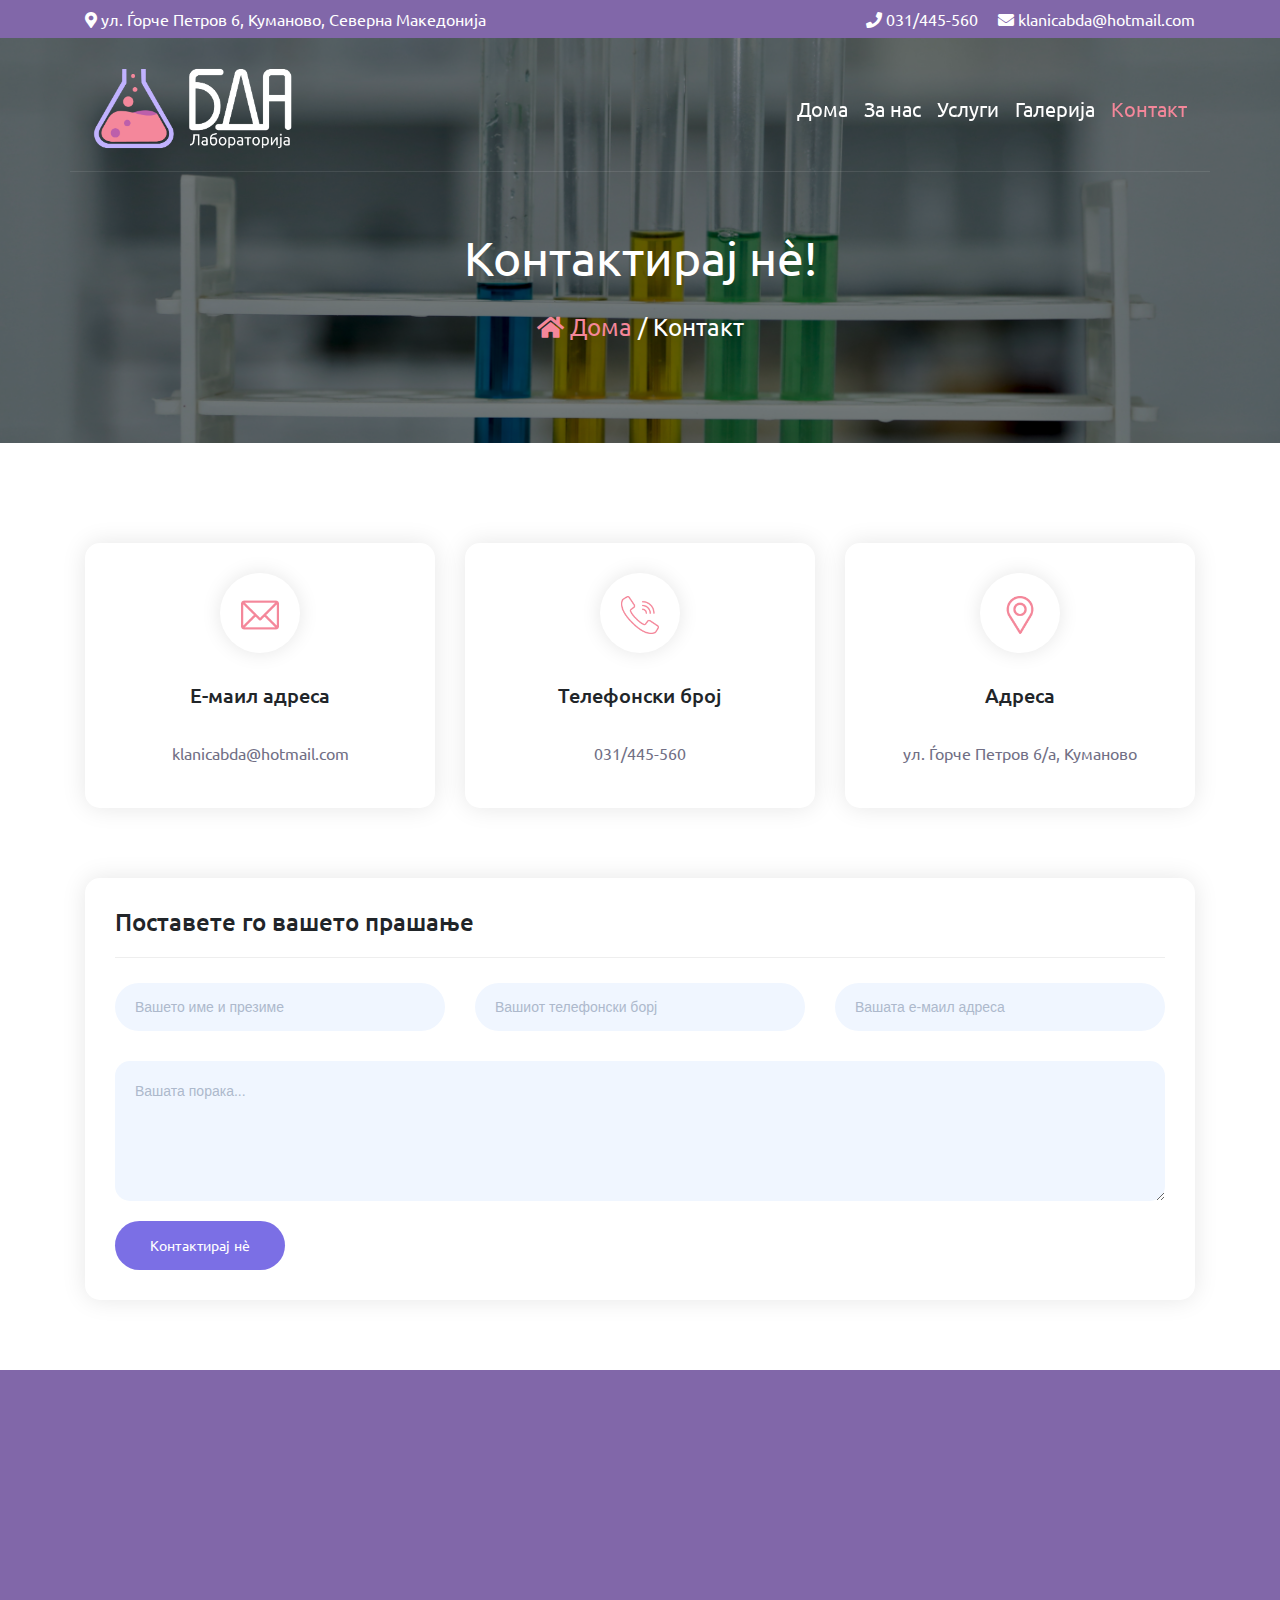
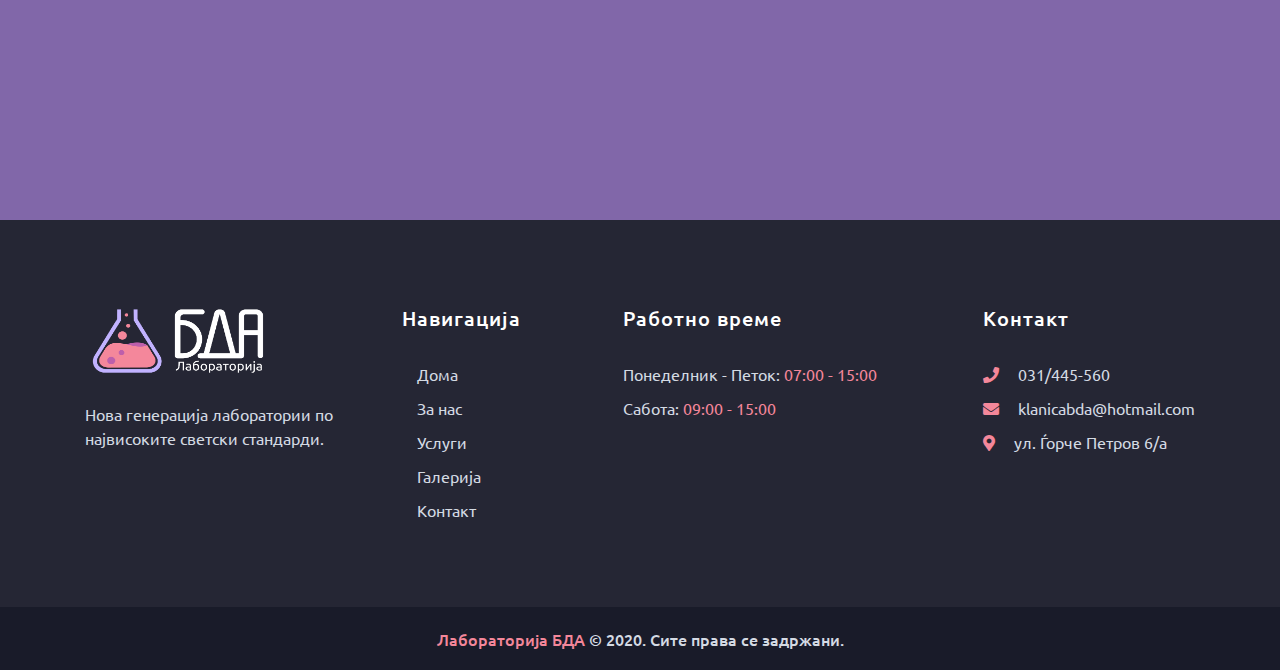
<file: contact.html>
<!DOCTYPE html>
<html lang="en">

<head>
  <meta charset="UTF-8">
  <meta name="viewport" content="width=device-width, initial-scale=1.0">
  <meta http-equiv="X-UA-Compatible" content="ie=edge">
  <meta property="og:description" content="Нова Генерација Лаборатории по највисоките светски стандарди">
  <meta property="og:title" content="БДА-Лабораторија">
  <meta name="robots" content="noindex, nofollow">
  <meta name="keywords" content="БДА Лабораторија БДА-Лабораторија BDA Laboratorija BDA-Laboratorija">
  <meta property="og:image" content="https://nikolovskipetar.github.io/new-bda/assets/img/gallery4.jpg">
  <meta property="og:image:type" content="image/jpeg">
  <meta property="og:image:width" content="200">
  <meta property="og:image:height" content="200">
  <title>Контакт | Лабораторија БДА</title>
  <link rel="stylesheet" href="https://maxcdn.bootstrapcdn.com/bootstrap/4.0.0/css/bootstrap.min.css"
        integrity="sha384-Gn5384xqQ1aoWXA+058RXPxPg6fy4IWvTNh0E263XmFcJlSAwiGgFAW/dAiS6JXm" crossorigin="anonymous">
  <link rel="stylesheet" href="https://stackpath.bootstrapcdn.com/font-awesome/4.7.0/css/font-awesome.min.css">
  <link rel="stylesheet" href="assets/css/style.css">
  <link rel="stylesheet" href="assets/css/responsive.css">
  <link rel="stylesheet" href="https://use.fontawesome.com/releases/v5.11.2/css/all.css">
  <link href="assets/img/favicon.png" rel="shortcut icon">
</head>

<body>
<div class="preloader">
    <img src="assets/img/loading.gif"/>
</div>
<div id="contact-header">
  <div class="container">
    <div class="row text-white">
      <div class="col-md-6">
        <i class="fas fa-map-marker-alt mr-1"></i><span>ул. Ѓорче Петров 6, Куманово, Северна Македонија</span>
      </div>
      <div class="col-md-6 float-right">
        <div class="float-right">
          <i class="fas fa-phone mr-1 "></i><a class="mr-3" href="tel:031445560">031/445-560</a>
          <i class="fas fa-envelope mr-1"></i><a
          href="mailto:klanicabda@hotmail.com">klanicabda@hotmail.com</a>
        </div>
      </div>
    </div>
  </div>
</div>
<nav class="navbar navbar-expand-lg navbar-light bg-light static-top">
  <div class="container" id="nav-border">
    <a href="/">
      <img src="assets/img/logo-white.png" class="logo logo-white"
           id="logo-header" alt=""></a>
    <button id="mobile-menu" class="navbar-toggler" type="button" data-toggle="collapse"
            data-target="#navbarSupportedContent" aria-controls="navbarSupportedContent" aria-expanded="false"
            aria-label="Toggle navigation">
      <i id="mob-menu" class="fa fa-bars"></i>
    </button>

    <div class="collapse navbar-collapse" id="navbarSupportedContent">
      <ul class="navbar-nav">
        <li class="nav-item">
          <a class="nav-link" href="/">Дома</a>
        </li>
        <li class="nav-item">
          <a class="nav-link" href="/about-us">За нас </a>
        </li>
        <li class="nav-item">
          <a class="nav-link" href="/services">Услуги </a>
        </li>
        <li class="nav-item">
          <a class="nav-link" href="/gallery">Галерија </a>
        </li>
        <li class="nav-item active">
          <a class="nav-link" href="/contact">Контакт </a>
        </li>
      </ul>
    </div>
  </div>
</nav>
<div id="main-banner" class="banner">
  <div id="background-rgba">
    <div class="container flex-container d-flex justify-content-center">
      <div class="row mobile-margin w-100">
        <div class="col-md-12 custom-column-margin text-center">
          <p class="banner-paragraph">Контактирај нѐ!</p>
          <p class="banner-links"><a href="/"><i class="fas fa-home"></i> Дома</a> / Контакт</p>
        </div>
      </div>
    </div>
  </div>
</div>
<section class="service contact-service">
  <div class="container">
    <div class="row">
      <div class="col-lg-4">
        <div class="feature-item">
          <div class="icon">
            <img src="assets/img/mail-1.png" alt="">
          </div>
          <h5>Е-маил адреса</h5>
          <a class="card-item-text" href="mailto:klanicabda@hotmail.com">klanicabda@hotmail.com</a>
        </div>
      </div>
      <div class="col-lg-4">
        <div class="feature-item">
          <div class="icon">
            <img src="assets/img/phone-1.png" alt="">
          </div>
          <h5>Телефонски број</h5>
          <a class="card-item-text" href="tel:031445560">031/445-560</a>
        </div>
      </div>
      <div class="col-lg-4">
        <div class="feature-item">
          <div class="icon">
            <img src="assets/img/pin-1.png" alt="">
          </div>
          <h5>Адреса</h5>
          <a class="card-item-text">ул. Ѓорче Петров 6/а, Куманово</a>
        </div>
      </div>
    </div>
  </div>
</section>
<section class="contact-us">
  <div class="container">
    <div class="row">
      <div class="col-lg-12">
        <div class="inner-content">
          <div class="block-heading">
            <h4>Поставете го вашето прашање</h4>
          </div>
          <div class="kwes-form">

            <form class="gform pure-form pure-form-stacked" method="POST" data-email="example@email.net"
                  action="https://script.google.com/macros/s/AKfycbxRHxCMUVG6yKaqbqMNRulnxBLXZddbFlyaMP-udMZRcdHsUo0/exec"
                  id="message">
              <div class="form-elements">
                <div class="row">
                  <div class="col-lg-4 col-md-12 col-sm-12">
                    <input name="name" type="text" class="form-control" id="name" placeholder="Вашето име и презиме"
                           required="">
                  </div>
                  <div class="col-lg-4 col-md-12 col-sm-12">
                    <input name="telephone" type="text" class="form-control" id="mobile"
                           placeholder="Вашиот телефонски борј" required="">
                  </div>
                  <div class="col-lg-4 col-md-12 col-sm-12">
                    <input name="email" type="text" class="form-control" id="email" placeholder="Вашата е-маил адреса"
                           required="">
                    <span class="email-invalid" style="display:none">Внесете валидна e-mail адреса.</span>
                  </div>
                  <div class="col-lg-12">
                <textarea name="message" rows="6" class="form-control" id="your-message"
                          placeholder="Вашата порака..." required=""></textarea>
                  </div>
                  <div class="col-lg-12">
                    <button type="submit" id="submit-button" class="filled-button contact-button button-success">
                      Контактирај
                      нѐ <span id="hidden-spinner" class="ml-2"><i class="fa fa-spinner fa-spin"></i></span></button>
                  </div>
                </div>
              </div>
              <div class="thankyou_message">
                <h5><em>Ви благодариме</em> што не исконтактиравте! Ќе ви одговориме во најбрз можен рок.</h5>
              </div>
            </form>
          </div>
        </div>
      </div>
    </div>
  </div>
</section>
<div class="mapouter">
  <div class="gmap_canvas">
    <div class="rgba-map">
      <iframe id="gmap_canvas"
              src="https://maps.google.com/maps?q=Laboratorija%20BDA%20Kumanovo&t=&z=13&ie=UTF8&iwloc=&output=embed"></iframe>
    </div>
  </div>
</div>
<footer class="main-footer">
  <div class="container">
    <div class="widgets-section">
      <div class="row">
        <div class="col-lg-3 col-md-6 col-sm-12 footer-column">
          <div class="logo-widget footer-widget">
            <figure class="footer-logo">
              <a href="/"><img style="width: 190px; height: 100px"
                                        src="assets/img/logo-white.png"
                                        alt=""></a>
            </figure>
            <div class="text">Нова генерација лаборатории по највисоките светски стандарди.
            </div>
          </div>
        </div>
        <div class="col-lg-2 col-md-6 col-sm-12 footer-column">
          <div class="link-widget footer-widget">
            <div class="footer-title">Навигација</div>
            <ul class="link-list">
              <li><a href="/">Дома</a></li>
              <li><a href="/about-us">За нас</a></li>
              <li><a href="/services">Услуги</a></li>
              <li><a href="/gallery">Галерија</a></li>
              <li><a href="/contact">Контакт</a></li>
            </ul>
          </div>
        </div>
        <div class="col-lg-3 col-md-6 col-sm-12 footer-column working-time responsive-column">
          <div class="link-widget footer-widget">
            <div class="footer-title">Работно време</div>
            <ul class="link-list">
              <li>Понеделник - Петок: <span class="second-purple">07:00 - 15:00</span></li>
              <li>Сабота: <span class="second-purple">09:00 - 15:00</span></li>
            </ul>
          </div>
        </div>
        <div class="col-lg-3 col-md-6 col-sm-12 footer-column responsive-column ">
          <div class="link-widget footer-widget pull-right">
            <div class="footer-title">Контакт</div>
            <ul class="link-list ">
              <li><i class="fas fa-phone mr-1"></i><a href="tel:031445560">031/445-560</a></li>
              <li><i class="fas fa-envelope mr-1"></i><a href="mailto:klanicabda@hotmail.com">klanicabda@hotmail.com</a>
              </li>
              <li><i class="fas fa-map-marker-alt mr-1"></i><a href="#">ул. Ѓорче Петров 6/а</a></li>
            </ul>
          </div>
        </div>
      </div>
    </div>
  </div>
</footer>
<div class="footer-bottom">
  <div class="container">
    <div class="copyright text-center"><a>Лабораторија БДА</a> &copy; 2020. Сите права се задржани.</div>
  </div>
</div>
<a id="button"><i class="fas fa-arrow-up"></i></a>


<script src="https://ajax.googleapis.com/ajax/libs/jquery/3.4.1/jquery.min.js"></script>
<script src="https://cdnjs.cloudflare.com/ajax/libs/popper.js/1.12.9/umd/popper.min.js"
        integrity="sha384-ApNbgh9B+Y1QKtv3Rn7W3mgPxhU9K/ScQsAP7hUibX39j7fakFPskvXusvfa0b4Q"
        crossorigin="anonymous"></script>
<script src="https://maxcdn.bootstrapcdn.com/bootstrap/4.0.0/js/bootstrap.min.js"
        integrity="sha384-JZR6Spejh4U02d8jOt6vLEHfe/JQGiRRSQQxSfFWpi1MquVdAyjUar5+76PVCmYl"
        crossorigin="anonymous"></script>
<script src="assets/js/script.js"></script>
<script data-cfasync="false" type="text/javascript" src="assets/js/email.js"></script>
<!-- Global site tag (gtag.js) - Google Analytics -->
<script async src="https://www.googletagmanager.com/gtag/js?id=UA-162795260-1"></script>
<script>
  window.dataLayer = window.dataLayer || [];
  function gtag(){dataLayer.push(arguments);}
  gtag('js', new Date());

  gtag('config', 'UA-162795260-1');
</script>
</body>

</html>
</file>
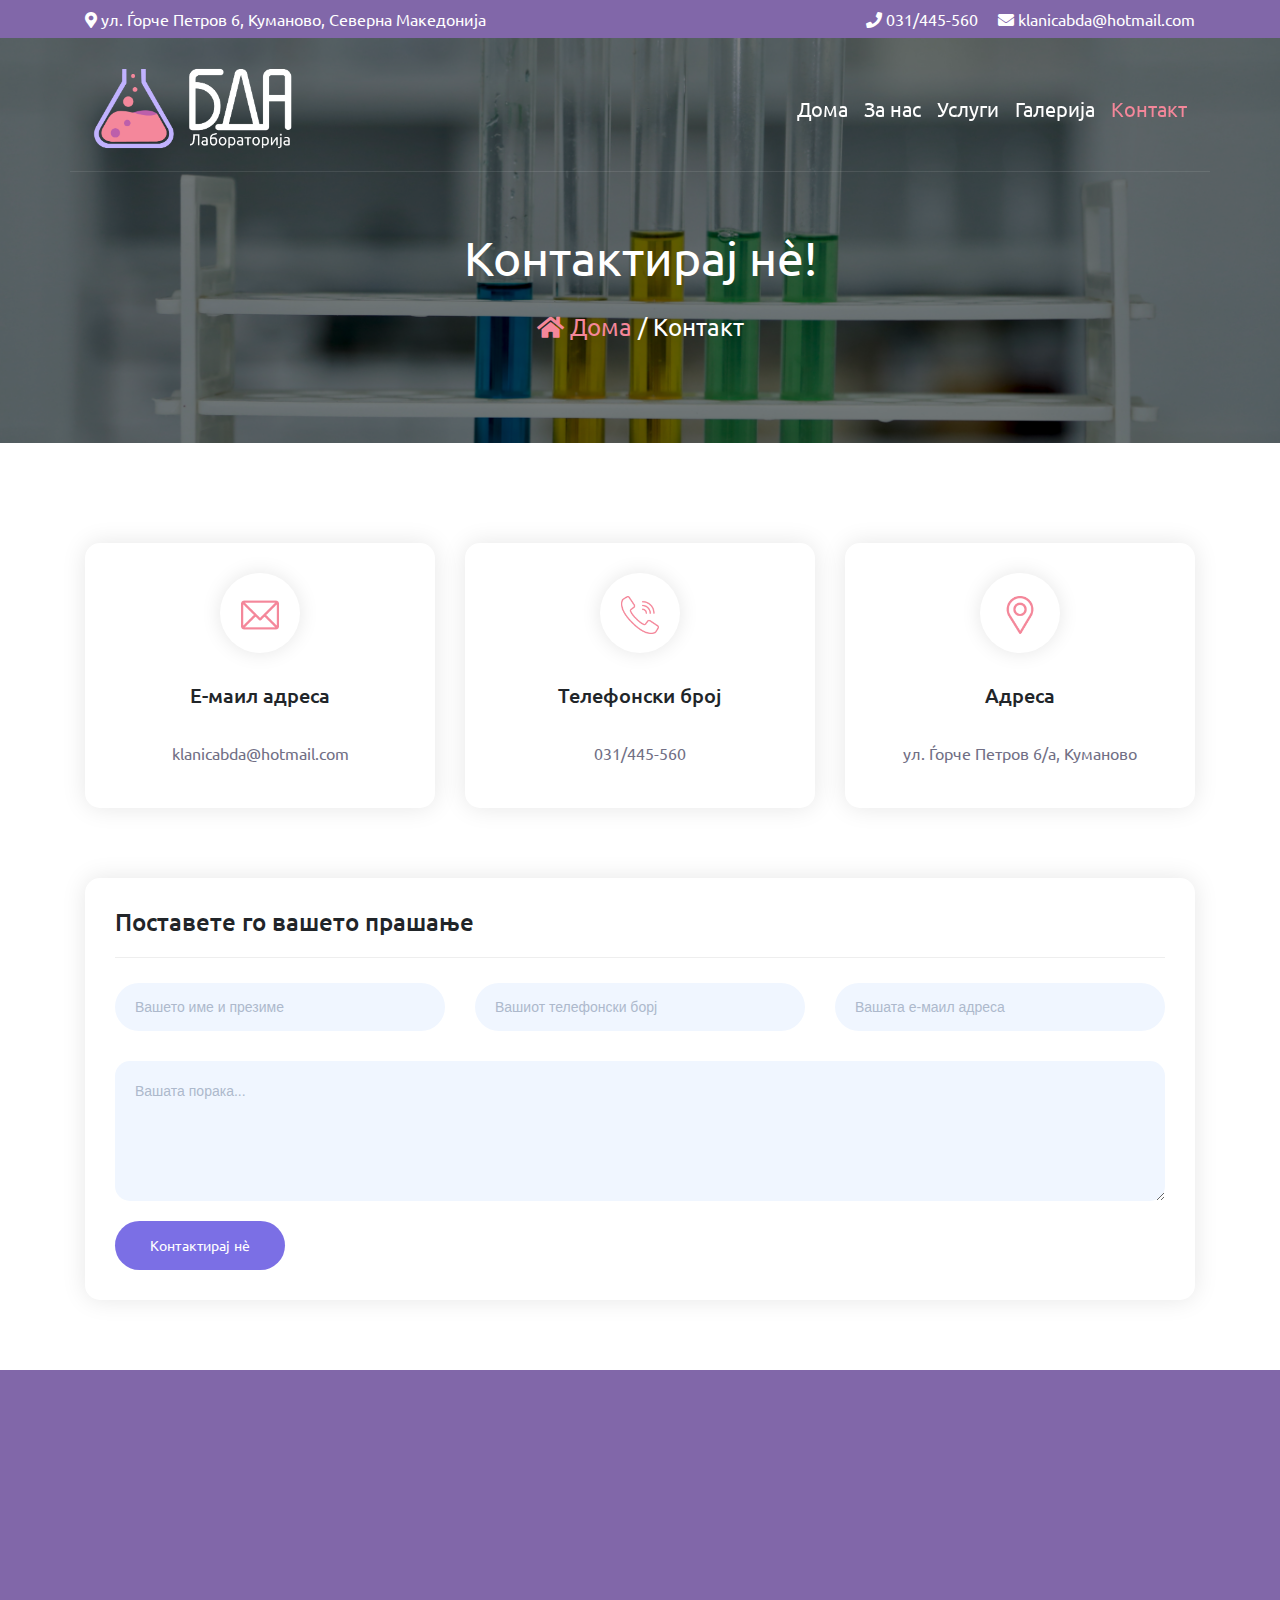
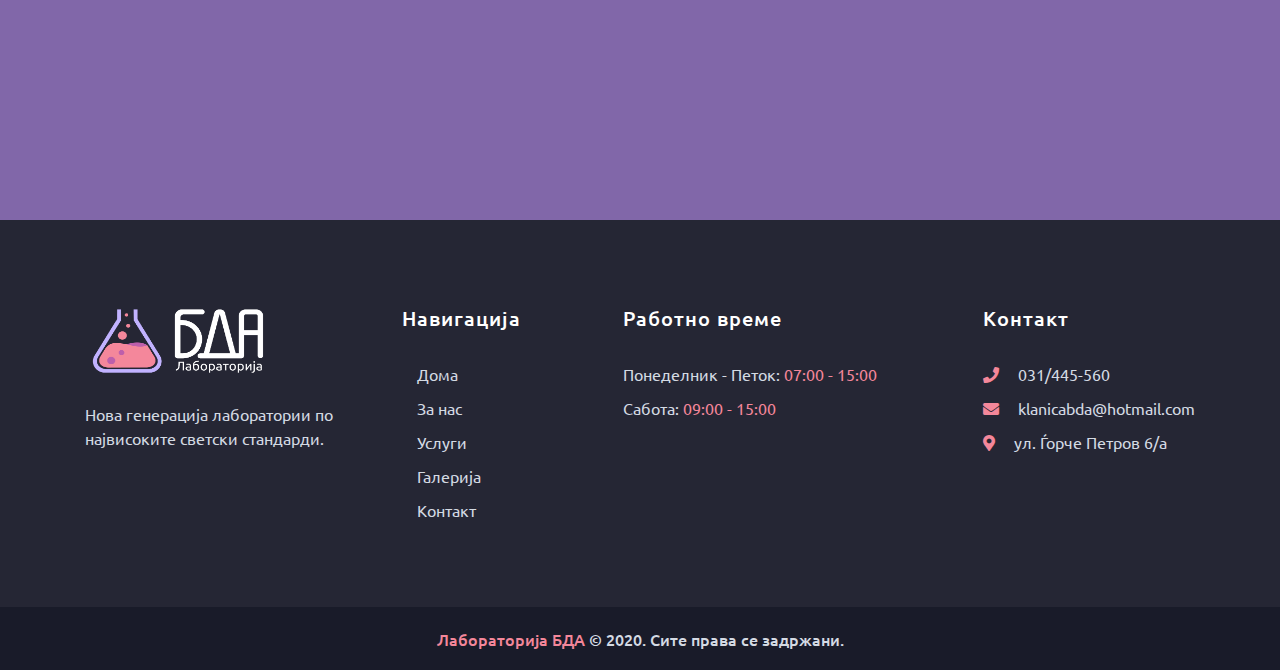
<file: kontakt.html>
<!DOCTYPE html>
<html lang="en">

<head>
  <title>Контакт | Лабораторија БДА</title>
  <link rel="stylesheet" href="https://maxcdn.bootstrapcdn.com/bootstrap/4.0.0/css/bootstrap.min.css"
        integrity="sha384-Gn5384xqQ1aoWXA+058RXPxPg6fy4IWvTNh0E263XmFcJlSAwiGgFAW/dAiS6JXm" crossorigin="anonymous">
  <link rel="stylesheet" href="https://stackpath.bootstrapcdn.com/font-awesome/4.7.0/css/font-awesome.min.css">
  <link rel="stylesheet" href="assets/css/style.css">
  <link rel="stylesheet" href="assets/css/responsive.css">
  <link rel="stylesheet" href="https://use.fontawesome.com/releases/v5.11.2/css/all.css">
  <link href="assets/img/favicon.png" rel="shortcut icon">
</head>

<body>
<div class="preloader">
    <img src="assets/img/loading.gif"/>
</div>
<div id="contact-header">
  <div class="container">
    <div class="row text-white">
      <div class="col-md-6">
        <i class="fas fa-map-marker-alt mr-1"></i><span>ул. Ѓорче Петров 6, Куманово, Северна Македонија</span>
      </div>
      <div class="col-md-6 float-right">
        <div class="float-right">
          <i class="fas fa-phone mr-1 "></i><a class="mr-3" href="tel:031445560">031/445-560</a>
          <i class="fas fa-envelope mr-1"></i><a
          href="mailto:klanicabda@hotmail.com">klanicabda@hotmail.com</a>
        </div>
      </div>
    </div>
  </div>
</div>
<nav class="navbar navbar-expand-lg navbar-light bg-light static-top">
  <div class="container" id="nav-border">
    <a href="/">
      <img src="assets/img/logo-white.png" class="logo logo-white"
           id="logo-header" alt=""></a>
    <button id="mobile-menu" class="navbar-toggler" type="button" data-toggle="collapse"
            data-target="#navbarSupportedContent" aria-controls="navbarSupportedContent" aria-expanded="false"
            aria-label="Toggle navigation">
      <i id="mob-menu" class="fa fa-bars"></i>
    </button>

    <div class="collapse navbar-collapse" id="navbarSupportedContent">
      <ul class="navbar-nav">
        <li class="nav-item">
          <a class="nav-link" href="/">Дома</a>
        </li>
        <li class="nav-item">
          <a class="nav-link" href="/za-nas">За нас </a>
        </li>
        <li class="nav-item">
          <a class="nav-link" href="/uslugi">Услуги </a>
        </li>
        <li class="nav-item">
          <a class="nav-link" href="/galerija">Галерија </a>
        </li>
        <li class="nav-item active">
          <a class="nav-link" href="/kontakt">Контакт </a>
        </li>
      </ul>
    </div>
  </div>
</nav>
<div id="main-banner" class="banner">
  <div id="background-rgba">
    <div class="container flex-container d-flex justify-content-center">
      <div class="row mobile-margin w-100">
        <div class="col-md-12 custom-column-margin text-center">
          <p class="banner-paragraph">Контактирај нѐ!</p>
          <p class="banner-links"><a href="/"><i class="fas fa-home"></i> Дома</a> / Контакт</p>
        </div>
      </div>
    </div>
  </div>
</div>
<section class="service contact-service">
  <div class="container">
    <div class="row">
      <div class="col-lg-4">
        <div class="feature-item">
          <div class="icon">
            <img src="assets/img/mail-1.png" alt="">
          </div>
          <h5>Е-маил адреса</h5>
          <a class="card-item-text" href="mailto:klanicabda@hotmail.com">klanicabda@hotmail.com</a>
        </div>
      </div>
      <div class="col-lg-4">
        <div class="feature-item">
          <div class="icon">
            <img src="assets/img/phone-1.png" alt="">
          </div>
          <h5>Телефонски број</h5>
          <a class="card-item-text" href="tel:031445560">031/445-560</a>
        </div>
      </div>
      <div class="col-lg-4">
        <div class="feature-item">
          <div class="icon">
            <img src="assets/img/pin-1.png" alt="">
          </div>
          <h5>Адреса</h5>
          <a class="card-item-text">ул. Ѓорче Петров 6/а, Куманово</a>
        </div>
      </div>
    </div>
  </div>
</section>
<section class="contact-us">
  <div class="container">
    <div class="row">
      <div class="col-lg-12">
        <div class="inner-content">
          <div class="block-heading">
            <h4>Поставете го вашето прашање</h4>
          </div>
          <div class="kwes-form">

            <form class="gform pure-form pure-form-stacked" method="POST" data-email="example@email.net"
                  action="https://script.google.com/macros/s/AKfycbxRHxCMUVG6yKaqbqMNRulnxBLXZddbFlyaMP-udMZRcdHsUo0/exec"
                  id="message">
              <div class="form-elements">
                <div class="row">
                  <div class="col-lg-4 col-md-12 col-sm-12">
                    <input name="name" type="text" class="form-control" id="name" placeholder="Вашето име и презиме"
                           required="">
                  </div>
                  <div class="col-lg-4 col-md-12 col-sm-12">
                    <input name="telephone" type="text" class="form-control" id="mobile"
                           placeholder="Вашиот телефонски борј" required="">
                  </div>
                  <div class="col-lg-4 col-md-12 col-sm-12">
                    <input name="email" type="text" class="form-control" id="email" placeholder="Вашата е-маил адреса"
                           required="">
                    <span class="email-invalid" style="display:none">Внесете валидна e-mail адреса.</span>
                  </div>
                  <div class="col-lg-12">
                <textarea name="message" rows="6" class="form-control" id="your-message"
                          placeholder="Вашата порака..." required=""></textarea>
                  </div>
                  <div class="col-lg-12">
                    <button type="submit" id="submit-button" class="filled-button contact-button button-success">
                      Контактирај
                      нѐ <span id="hidden-spinner" class="ml-2"><i class="fa fa-spinner fa-spin"></i></span></button>
                  </div>
                </div>
              </div>
              <div class="thankyou_message">
                <h5><em>Ви благодариме</em> што не исконтактиравте! Ќе ви одговориме во најбрз можен рок.</h5>
              </div>
            </form>
          </div>
        </div>
      </div>
    </div>
  </div>
</section>
<div class="mapouter">
  <div class="gmap_canvas">
    <div class="rgba-map">
      <iframe id="gmap_canvas"
              src="https://maps.google.com/maps?q=Laboratorija%20BDA%20Kumanovo&t=&z=13&ie=UTF8&iwloc=&output=embed"></iframe>
    </div>
  </div>
</div>
<footer class="main-footer">
  <div class="container">
    <div class="widgets-section">
      <div class="row">
        <div class="col-lg-3 col-md-6 col-sm-12 footer-column">
          <div class="logo-widget footer-widget">
            <figure class="footer-logo">
              <a href="/"><img style="width: 190px; height: 100px"
                                        src="assets/img/logo-white.png"
                                        alt=""></a>
            </figure>
            <div class="text">Нова генерација лаборатории по највисоките светски стандарди.
            </div>
          </div>
        </div>
        <div class="col-lg-2 col-md-6 col-sm-12 footer-column">
          <div class="link-widget footer-widget">
            <div class="footer-title">Навигација</div>
            <ul class="link-list">
              <li><a href="/">Дома</a></li>
              <li><a href="/za-nas">За нас</a></li>
              <li><a href="/uslugi">Услуги</a></li>
              <li><a href="/galerija">Галерија</a></li>
              <li><a href="/kontakt">Контакт</a></li>
            </ul>
          </div>
        </div>
        <div class="col-lg-3 col-md-6 col-sm-12 footer-column working-time responsive-column">
          <div class="link-widget footer-widget">
            <div class="footer-title">Работно време</div>
            <ul class="link-list">
              <li>Понеделник - Петок: <span class="second-purple">07:00 - 15:00</span></li>
              <li>Сабота: <span class="second-purple">09:00 - 15:00</span></li>
            </ul>
          </div>
        </div>
        <div class="col-lg-3 col-md-6 col-sm-12 footer-column responsive-column ">
          <div class="link-widget footer-widget pull-right">
            <div class="footer-title">Контакт</div>
            <ul class="link-list ">
              <li><i class="fas fa-phone mr-1"></i><a href="tel:031445560">031/445-560</a></li>
              <li><i class="fas fa-envelope mr-1"></i><a href="mailto:klanicabda@hotmail.com">klanicabda@hotmail.com</a>
              </li>
              <li><i class="fas fa-map-marker-alt mr-1"></i><a href="#">ул. Ѓорче Петров 6/а</a></li>
            </ul>
          </div>
        </div>
      </div>
    </div>
  </div>
</footer>
<div class="footer-bottom">
  <div class="container">
    <div class="copyright text-center"><a>Лабораторија БДА</a> &copy; 2020. Сите права се задржани.</div>
  </div>
</div>
<a id="button"><i class="fas fa-arrow-up"></i></a>


<script src="https://ajax.googleapis.com/ajax/libs/jquery/3.4.1/jquery.min.js"></script>
<script src="https://cdnjs.cloudflare.com/ajax/libs/popper.js/1.12.9/umd/popper.min.js"
        integrity="sha384-ApNbgh9B+Y1QKtv3Rn7W3mgPxhU9K/ScQsAP7hUibX39j7fakFPskvXusvfa0b4Q"
        crossorigin="anonymous"></script>
<script src="https://maxcdn.bootstrapcdn.com/bootstrap/4.0.0/js/bootstrap.min.js"
        integrity="sha384-JZR6Spejh4U02d8jOt6vLEHfe/JQGiRRSQQxSfFWpi1MquVdAyjUar5+76PVCmYl"
        crossorigin="anonymous"></script>
<script src="assets/js/script.js"></script>
<script data-cfasync="false" type="text/javascript" src="assets/js/email.js"></script>
<!-- Global site tag (gtag.js) - Google Analytics -->
<script async src="https://www.googletagmanager.com/gtag/js?id=UA-162795260-1"></script>
<script>
  window.dataLayer = window.dataLayer || [];
  function gtag(){dataLayer.push(arguments);}
  gtag('js', new Date());

  gtag('config', 'UA-162795260-1');
</script>
</body>

</html>
</file>
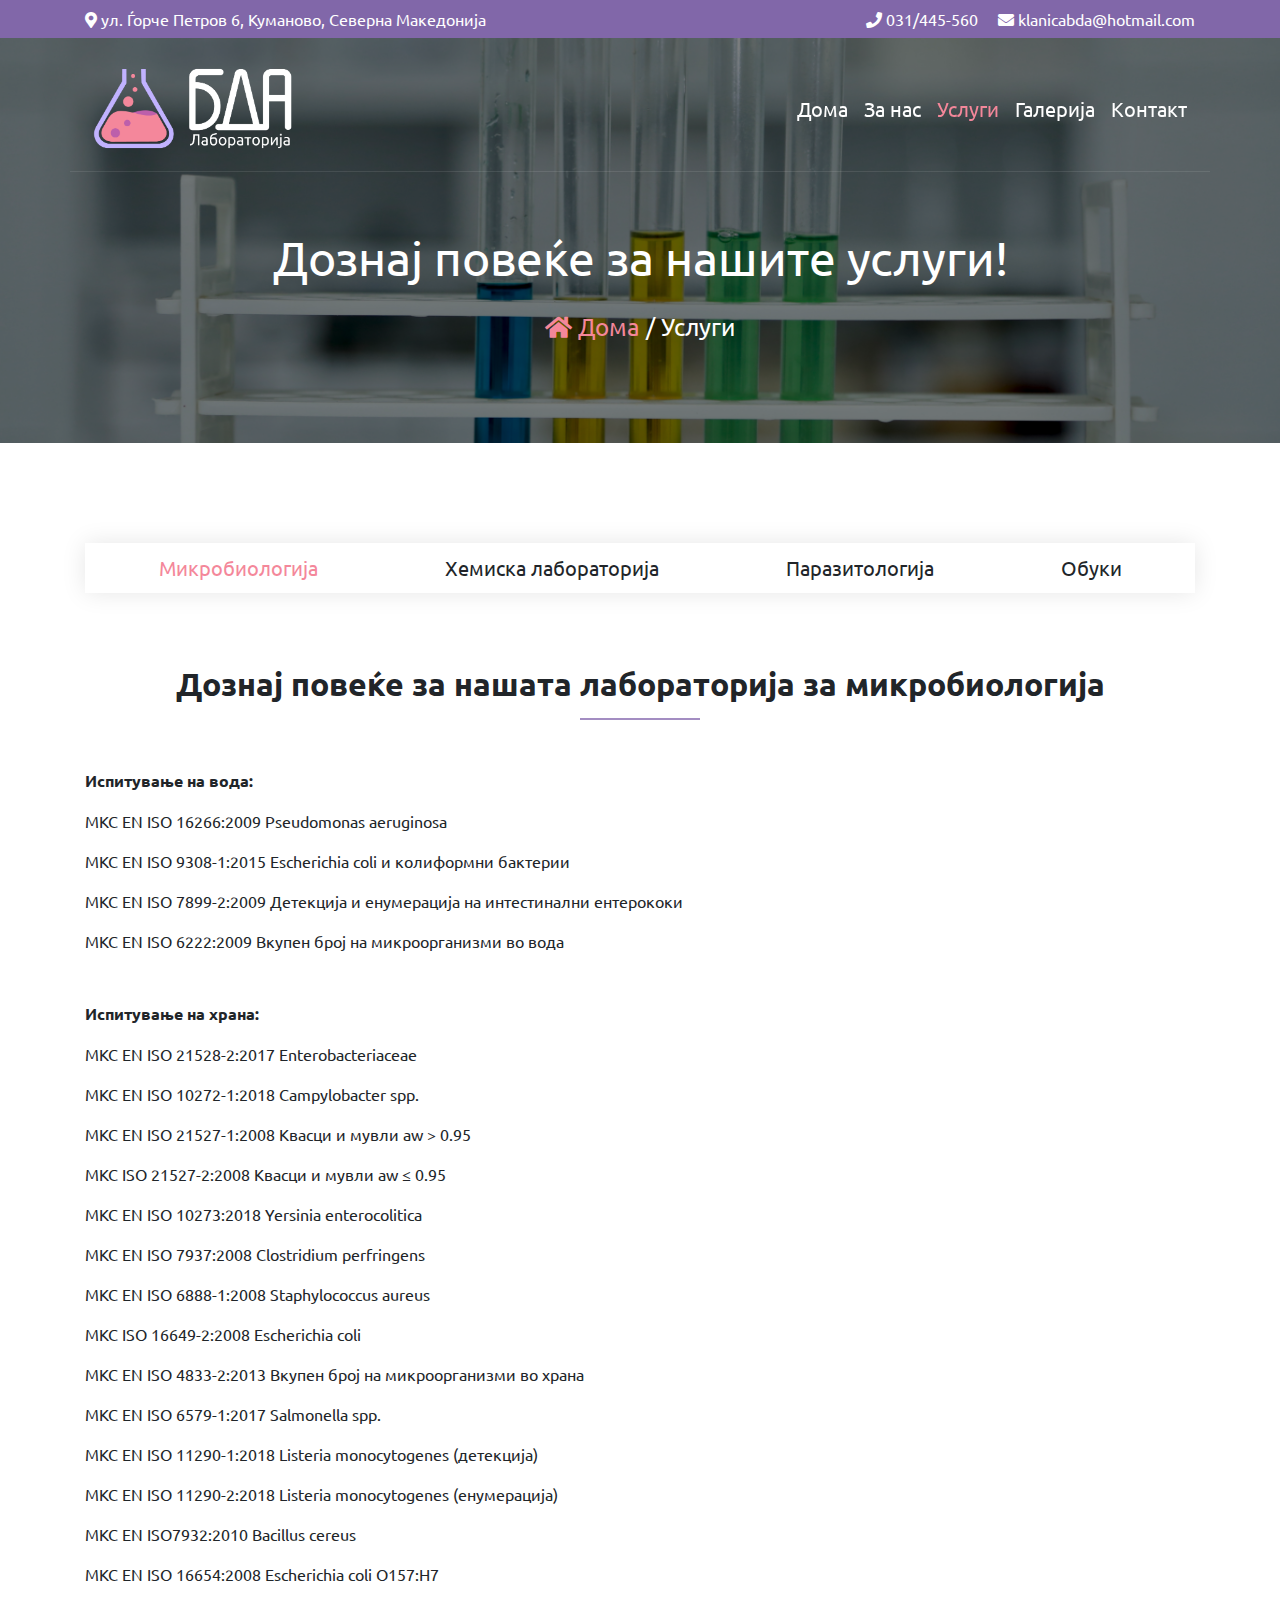
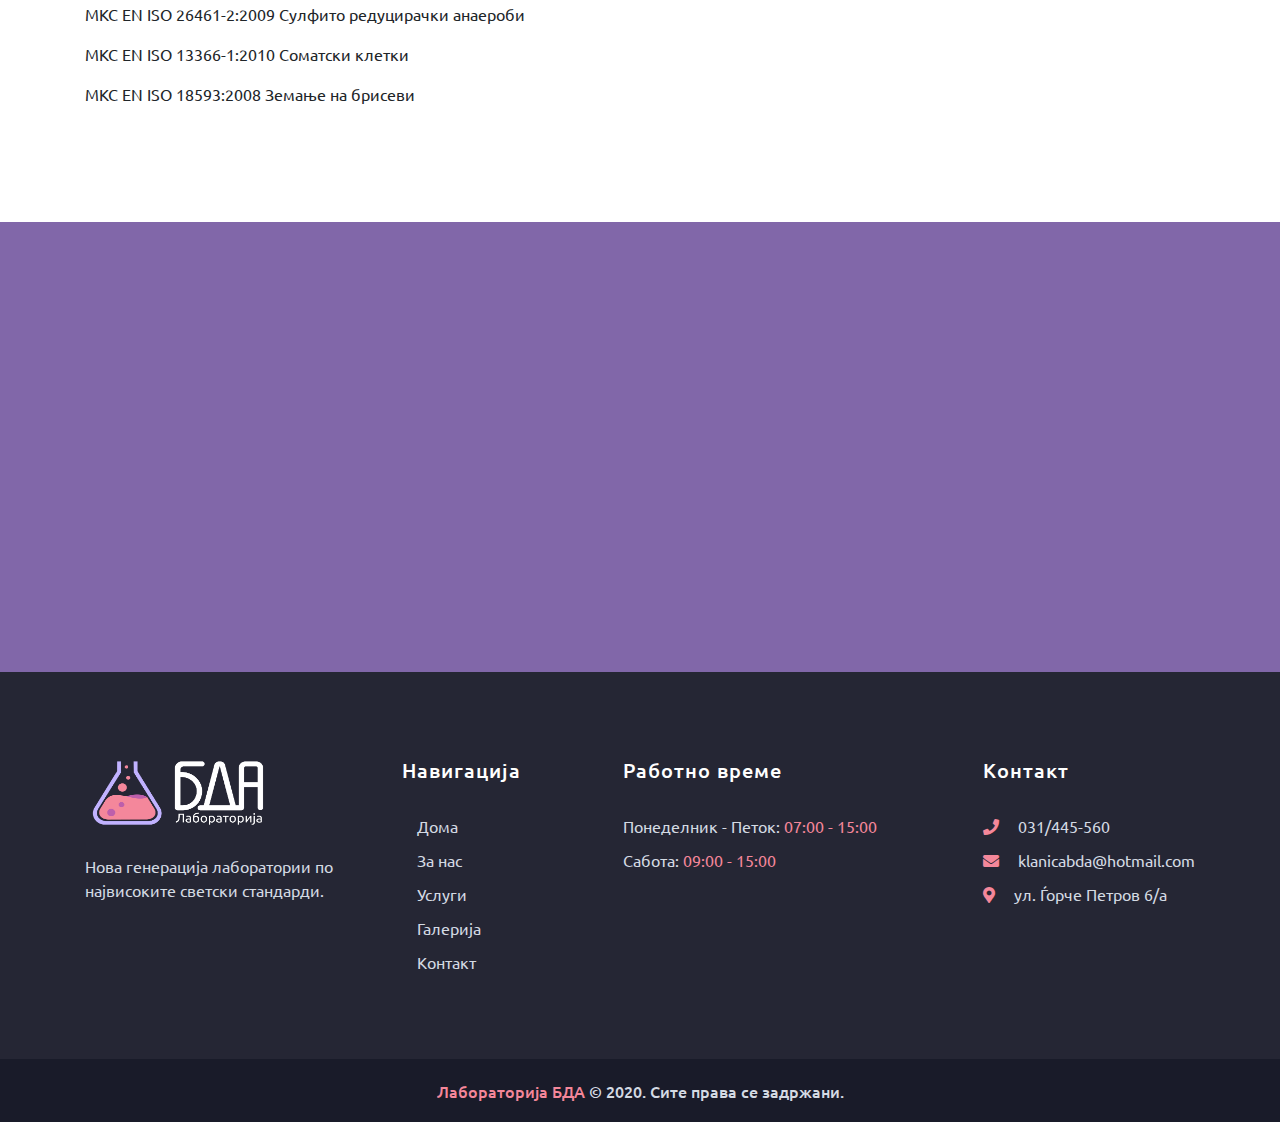
<file: services.html>
<!DOCTYPE html>
<html lang="en">

<head>
  <meta charset="UTF-8">
  <meta name="viewport" content="width=device-width, initial-scale=1.0">
  <meta http-equiv="X-UA-Compatible" content="ie=edge">
  <meta property="og:description" content="Нова Генерација Лаборатории по највисоките светски стандарди">
  <meta property="og:title" content="БДА-Лабораторија">
  <meta name="robots" content="noindex, nofollow">
  <meta name="keywords" content="БДА Лабораторија БДА-Лабораторија BDA Laboratorija BDA-Laboratorija">
  <meta property="og:image" content="https://nikolovskipetar.github.io/new-bda/assets/img/gallery4.jpg">
  <meta property="og:image:type" content="image/jpeg">
  <meta property="og:image:width" content="200">
  <meta property="og:image:height" content="200">
  <title>Услуги | Лабораторија БДА</title>
  <link rel="stylesheet" href="https://maxcdn.bootstrapcdn.com/bootstrap/4.0.0/css/bootstrap.min.css"
        integrity="sha384-Gn5384xqQ1aoWXA+058RXPxPg6fy4IWvTNh0E263XmFcJlSAwiGgFAW/dAiS6JXm" crossorigin="anonymous">
  <link rel="stylesheet" href="https://stackpath.bootstrapcdn.com/font-awesome/4.7.0/css/font-awesome.min.css">
  <link rel="stylesheet" href="assets/css/style.css">
  <link rel="stylesheet" href="assets/css/responsive.css">
  <link rel="stylesheet" href="https://use.fontawesome.com/releases/v5.11.2/css/all.css">
  <link href="assets/img/favicon.png" rel="shortcut icon">
</head>

<body>
  <div class="preloader">
    <img src="assets/img/loading.gif"/>
  </div>
<div id="contact-header">
  <div class="container">
    <div class="row text-white">
      <div class="col-md-6">
        <i class="fas fa-map-marker-alt mr-1"></i><span>ул. Ѓорче Петров 6, Куманово, Северна Македонија</span>
      </div>
      <div class="col-md-6 float-right">
        <div class="float-right">
          <i class="fas fa-phone mr-1 "></i><a class="mr-3" href="tel:031445560">031/445-560</a>
          <i class="fas fa-envelope mr-1"></i><a
          href="mailto:klanicabda@hotmail.com">klanicabda@hotmail.com</a>
        </div>
      </div>
    </div>
  </div>
</div>
<nav class="navbar navbar-expand-lg navbar-light bg-light static-top">
  <div class="container" id="nav-border">
    <a href="/"><img src="assets/img/logo-white.png"
                              class="logo logo-white" id="logo-header" alt=""></a>
    <button id="mobile-menu" class="navbar-toggler" type="button" data-toggle="collapse"
            data-target="#navbarSupportedContent" aria-controls="navbarSupportedContent" aria-expanded="false"
            aria-label="Toggle navigation">
      <i id="mob-menu" class="fa fa-bars"></i>
    </button>
    <div class="collapse navbar-collapse" id="navbarSupportedContent">
      <ul class="navbar-nav">
        <li class="nav-item">
          <a class="nav-link" href="/">Дома</a>
        </li>
        <li class="nav-item">
          <a class="nav-link" href="/about-us">За нас </a>
        </li>
        <li class="nav-item active">
          <a class="nav-link" href="/services">Услуги </a>
        </li>
        <li class="nav-item">
          <a class="nav-link" href="/gallery">Галерија </a>
        </li>
        <li class="nav-item">
          <a class="nav-link" href="/contact">Контакт </a>
        </li>
      </ul>
    </div>
  </div>
</nav>
<div id="main-banner" class="banner">
  <div id="background-rgba">
    <div class="container flex-container d-flex justify-content-center">
      <div class="row mobile-margin w-100">
        <div class="col-md-12 custom-column-margin text-center">
          <p class="banner-paragraph">Дознај повеќе за нашите услуги!</p>
          <p class="banner-links"><a href="/"><i class="fas fa-home"></i> Дома</a> / Услуги</p>
        </div>
      </div>
    </div>
  </div>
</div>
<section class="all-services">
  <div class="container">
    <div class="row">
      <div class="col-md-12">
        <div class="nav">
          <span class="microbiology active">Микробиологија</span>
          <span class="chemichal">Хемиска лабораторија</span>
          <span class="parasitology">Паразитологија</span>
          <span style="color:unset!important;" class="trainings" data-toggle="modal" data-target="#myModal">Обуки</span>
        </div>
      </div>
    </div>
    <div class="row mt-5 item-text microbiology active">
      <div class="col-md-12">
        <div class="col-md-12 text-center mb-5 mt-4">
          <h2 class="font-weight-bold">Дознај повеќе за нашата лабораторија за микробиологија</h2>
          <span class="horizontal-line"></span>
        </div>
        <p><b>Испитување на вода:</b></p>
        <p>МКС EN ISO 16266:2009 Pseudomonas aeruginosa</p>
        <p>MKC EN ISO 9308-1:2015 Escherichia coli и колиформни бактерии</p>
        <p> MKC EN ISO 7899-2:2009 Детекција и енумерација на интестинални ентерококи</p>
        <p>MKC EN ISO 6222:2009 Вкупен број на микроорганизми во вода</p>
        <p class="mt-5"><b>Испитување на храна:</b></p>
        <p>MKC EN ISO 21528-2:2017 Enterobacteriaceae</p>
        <p> MKC EN ISO 10272-1:2018 Campylobacter spp.</p>
        <p>MKC EN ISO 21527-1:2008 Квасци и мувли aw > 0.95</p>
        <p>MKC ISO 21527-2:2008 Квасци и мувли aw ≤ 0.95</p>
        <p>MKC EN ISO 10273:2018 Yersinia enterocolitica</p>
        <p>MKC EN ISO 7937:2008 Clostridium perfringens</p>
        <p>MKC EN ISO 6888-1:2008 Staphylococcus aureus</p>
        <p>MKC ISO 16649-2:2008 Escherichia coli</p>
        <p>MKC EN ISO 4833-2:2013 Вкупен број на микроорганизми во храна</p>
        <p>MKC EN ISO 6579-1:2017 Salmonella spp.</p>
        <p>MKC EN ISO 11290-1:2018 Listeria monocytogenes (детекција)</p>
        <p>MKC EN ISO 11290-2:2018 Listeria monocytogenes (енумерација)</p>
        <p>MKC EN ISO7932:2010 Bacillus cereus</p>
        <p>МКС EN ISO 16654:2008 Escherichia coli O157:H7</p>
        <p>MKC EN ISO 26461-2:2009 Сулфито редуцирачки анаероби</p>
        <p>MKC EN ISO 13366-1:2010 Соматски клетки</p>
        <p>MKC EN ISO 18593:2008 Земање на брисеви</p>
      </div>
    </div>
    <div class="row mt-5 item-text chemichal">
      <div class="col-md-12">
        <div class="col-md-12 text-center mb-5 mt-4">
          <h2 class="font-weight-bold">Дознај повеќе за нашата хемиска лабораторија</h2>
          <span class="horizontal-line"></span>
        </div>
        <h3 class="text-center">НАСКОРО...</h3>
      </div>
    </div>
    <div class="row mt-5 item-text parasitology">
      <div class="col-md-12">
        <div class="col-md-12 text-center mb-5 mt-4">
          <h2 class="font-weight-bold">Дознај повеќе за нашата лабораторија за паразитологија</h2>
          <span class="horizontal-line"></span>
        </div>
        <p>Трихинелозата е паразитско заболување кај животните и луѓето распространето во целиот свет.
          Многу животни можат да бидат резервоари на болеста но најчесто кај луѓето се пренесува од
          свињите и од дивите животни. Паразитот е присутен во мускулатурата на инвадираните животни
          и кај луѓето се пренесува доколку консумираат недоволно термички обработено месо. Периодот
          на инкубација кај луѓето (од консумирање на инвадирано месо до појавата на првите знаци на
          болеста) изнесува 1-2 дена по што се јавуваат треска и гастро интестинални симптоми
          предизвикани од паразитите кои во таа фаза се наоѓаат во цревниот систем кај луѓето.
          За да се спречи појавата на болеста кај луѓето најважно е да не се консумира недоволно термички
          обработено месо, особено од диви животни.</p>
        <p class="mt-5">Наша мисија и цел е да се
          обезбедат поквалитетни производи на нашиот пазар. БДА има акредитирано
          метода за испитување на присуство на Trichinella spiralis во месо по метод на вештачка дигестија.
          Лабораторијата за испитување на Тrichinella spiralis е одвоена од останатите лаборатории и е во
          склоп на Кланица БДА, објект за колење на копитари и чапункари.</p>
      </div>
    </div>
  </div>
</section>
<div class="mapouter">
  <div class="gmap_canvas">
    <div class="rgba-map">
      <iframe id="gmap_canvas"
              src="https://maps.google.com/maps?q=Laboratorija%20BDA%20Kumanovo&t=&z=13&ie=UTF8&iwloc=&output=embed"></iframe>
    </div>
  </div>
</div>
<footer class="main-footer">
  <div class="container">
    <div class="widgets-section">
      <div class="row">
        <div class="col-lg-3 col-md-6 col-sm-12 footer-column">
          <div class="logo-widget footer-widget">
            <figure class="footer-logo">
              <a href="/"><img style="width: 190px; height: 100px"
                                        src="assets/img/logo-white.png"
                                        alt=""></a>
            </figure>
            <div class="text">Нова генерација лаборатории по највисоките светски стандарди.
            </div>
          </div>
        </div>
        <div class="col-lg-2 col-md-6 col-sm-12 footer-column">
          <div class="link-widget footer-widget">
            <div class="footer-title">Навигација</div>
            <ul class="link-list">
              <li><a href="/">Дома</a></li>
              <li><a href="/about-us">За нас</a></li>
              <li><a href="/services">Услуги</a></li>
              <li><a href="/gallery">Галерија</a></li>
              <li><a href="/contact">Контакт</a></li>
            </ul>
          </div>
        </div>
        <div class="col-lg-3 col-md-6 col-sm-12 footer-column working-time responsive-column">
          <div class="link-widget footer-widget">
            <div class="footer-title">Работно време</div>
            <ul class="link-list">
              <li>Понеделник - Петок: <span class="second-purple">07:00 - 15:00</span></li>
              <li>Сабота: <span class="second-purple">09:00 - 15:00</span></li>
            </ul>
          </div>
        </div>
        <div class="col-lg-3 col-md-6 col-sm-12 footer-column responsive-column ">
          <div class="link-widget footer-widget pull-right">
            <div class="footer-title">Контакт</div>
            <ul class="link-list ">
              <li><i class="fas fa-phone mr-1"></i><a href="tel:031445560">031/445-560</a></li>
              <li><i class="fas fa-envelope mr-1"></i><a href="mailto:klanicabda@hotmail.com">klanicabda@hotmail.com</a>
              </li>
              <li><i class="fas fa-map-marker-alt mr-1"></i><a href="#">ул. Ѓорче Петров 6/а</a></li>
            </ul>
          </div>
        </div>
      </div>
    </div>
  </div>
</footer>
<div class="footer-bottom">
  <div class="container">
    <div class="copyright text-center"><a>Лабораторија БДА</a> &copy; 2020. Сите права се задржани.</div>
  </div>
</div>
<a id="button"><i class="fas fa-arrow-up"></i></a>


<script src="https://ajax.googleapis.com/ajax/libs/jquery/3.4.1/jquery.min.js"></script>
<script src="https://cdnjs.cloudflare.com/ajax/libs/popper.js/1.12.9/umd/popper.min.js"
        integrity="sha384-ApNbgh9B+Y1QKtv3Rn7W3mgPxhU9K/ScQsAP7hUibX39j7fakFPskvXusvfa0b4Q"
        crossorigin="anonymous"></script>
<script src="https://maxcdn.bootstrapcdn.com/bootstrap/4.0.0/js/bootstrap.min.js"
        integrity="sha384-JZR6Spejh4U02d8jOt6vLEHfe/JQGiRRSQQxSfFWpi1MquVdAyjUar5+76PVCmYl"
        crossorigin="anonymous"></script>
<script src="assets/js/script.js"></script>
<!-- Global site tag (gtag.js) - Google Analytics -->
<script async src="https://www.googletagmanager.com/gtag/js?id=UA-162795260-1"></script>
<script>
  window.dataLayer = window.dataLayer || [];
  function gtag(){dataLayer.push(arguments);}
  gtag('js', new Date());

  gtag('config', 'UA-162795260-1');
</script>
<div id="myModal" class="modal fade" role="dialog">
  <div class="modal-dialog modal-lg ">
    <div class="modal-content ">
      <div class="modal-header ">
        <h4>Решение за обуки</h4>
        <button type="button " class="close " data-dismiss="modal">&times;</button>
      </div>
      <div class="modal-body ">
        <embed src="assets/img/resenie za obuki.pdf" frameborder="0 " width="100% " height="800px ">
      </div>
    </div>
  </div>
</div>
</body>

</html>
</file>
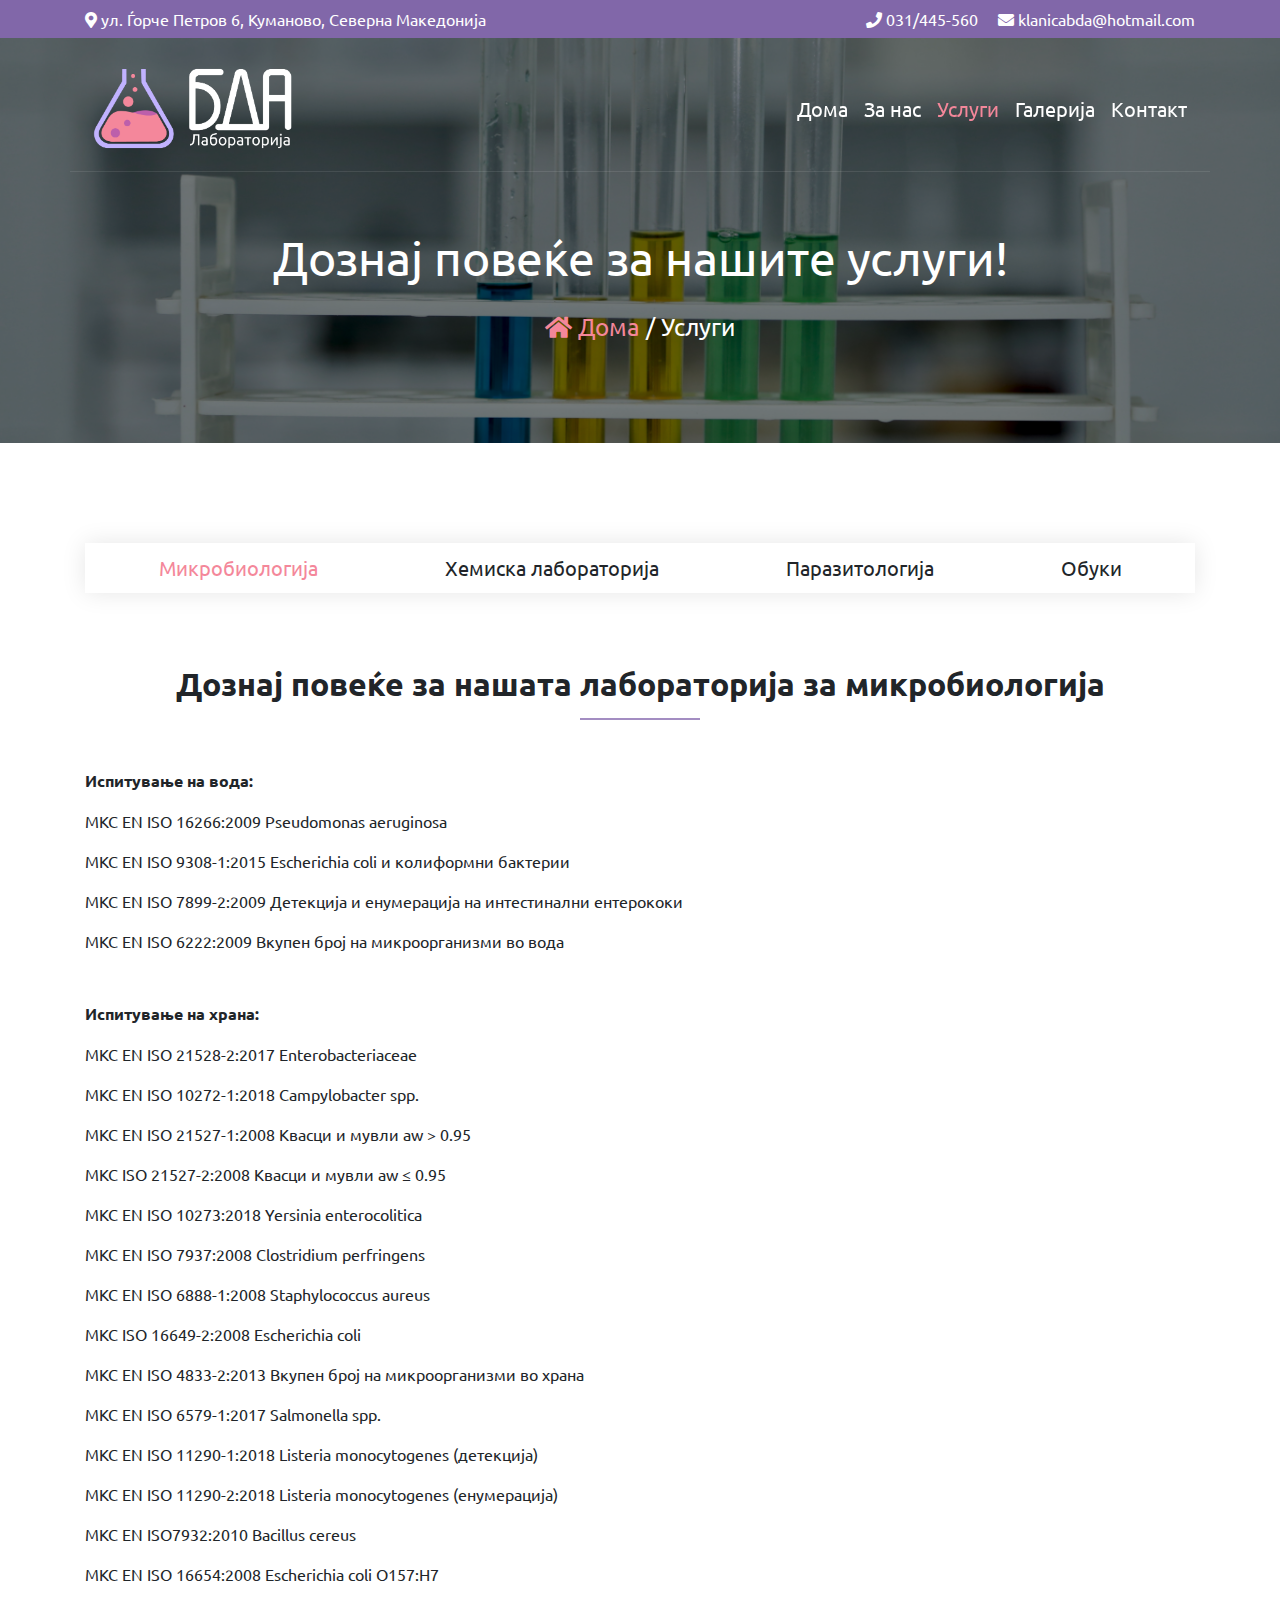
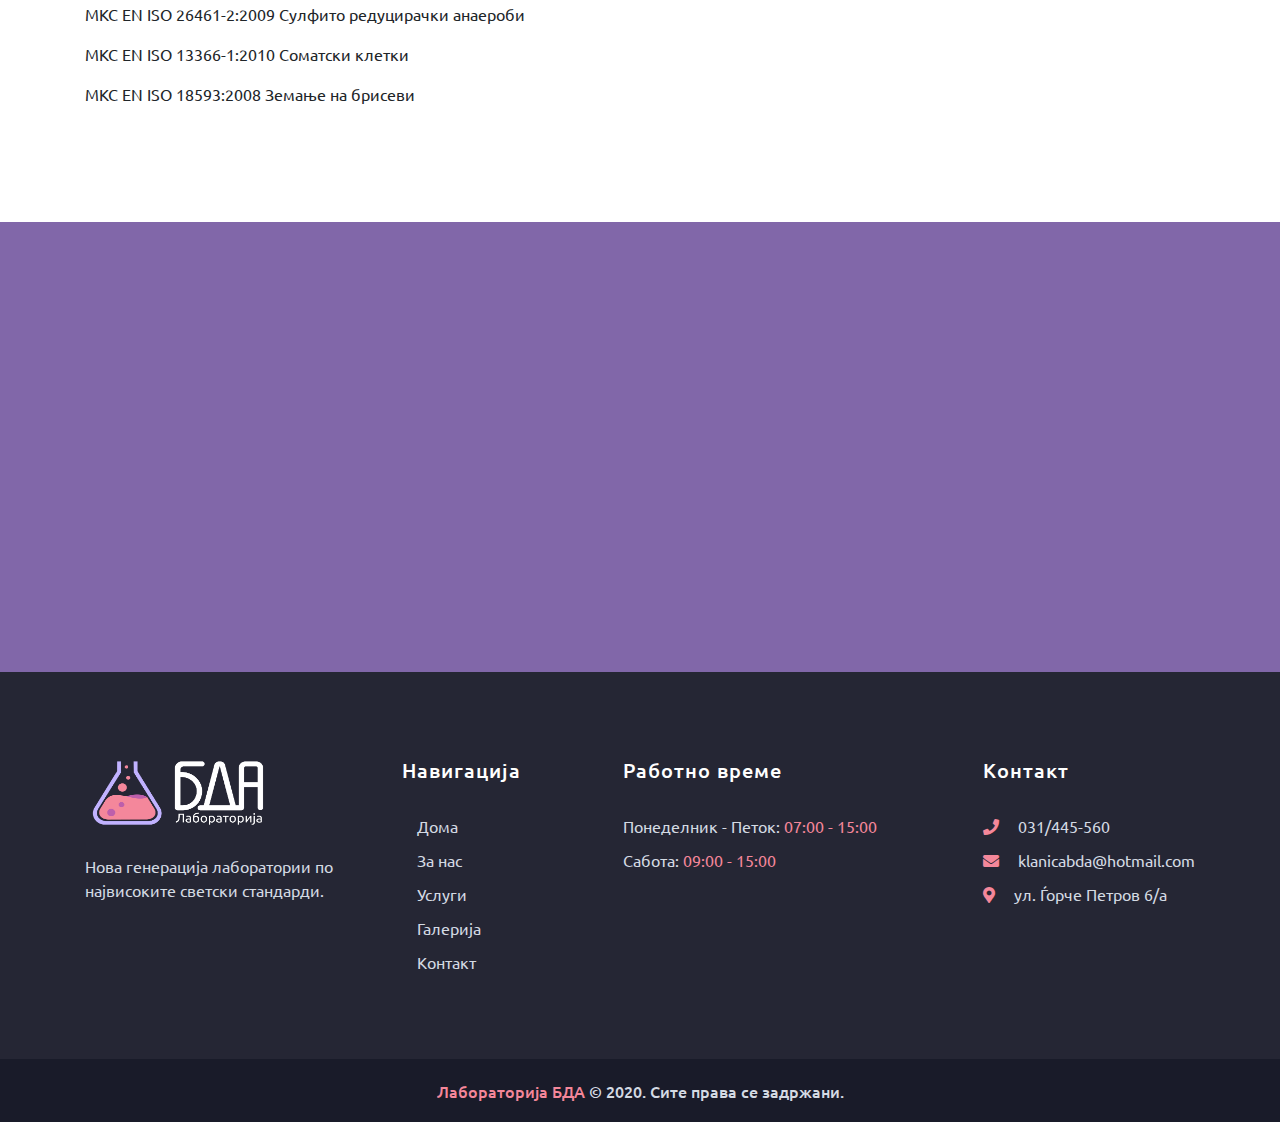
<file: uslugi.html>
<!DOCTYPE html>
<html lang="en">

<head>
  <title>Услуги | Лабораторија БДА</title>
  <link rel="stylesheet" href="https://maxcdn.bootstrapcdn.com/bootstrap/4.0.0/css/bootstrap.min.css"
        integrity="sha384-Gn5384xqQ1aoWXA+058RXPxPg6fy4IWvTNh0E263XmFcJlSAwiGgFAW/dAiS6JXm" crossorigin="anonymous">
  <link rel="stylesheet" href="https://stackpath.bootstrapcdn.com/font-awesome/4.7.0/css/font-awesome.min.css">
  <link rel="stylesheet" href="assets/css/style.css">
  <link rel="stylesheet" href="assets/css/responsive.css">
  <link rel="stylesheet" href="https://use.fontawesome.com/releases/v5.11.2/css/all.css">
  <link href="assets/img/favicon.png" rel="shortcut icon">
</head>

<body>
  <div class="preloader">
    <img src="assets/img/loading.gif"/>
  </div>
<div id="contact-header">
  <div class="container">
    <div class="row text-white">
      <div class="col-md-6">
        <i class="fas fa-map-marker-alt mr-1"></i><span>ул. Ѓорче Петров 6, Куманово, Северна Македонија</span>
      </div>
      <div class="col-md-6 float-right">
        <div class="float-right">
          <i class="fas fa-phone mr-1 "></i><a class="mr-3" href="tel:031445560">031/445-560</a>
          <i class="fas fa-envelope mr-1"></i><a
          href="mailto:klanicabda@hotmail.com">klanicabda@hotmail.com</a>
        </div>
      </div>
    </div>
  </div>
</div>
<nav class="navbar navbar-expand-lg navbar-light bg-light static-top">
  <div class="container" id="nav-border">
    <a href="/"><img src="assets/img/logo-white.png"
                              class="logo logo-white" id="logo-header" alt=""></a>
    <button id="mobile-menu" class="navbar-toggler" type="button" data-toggle="collapse"
            data-target="#navbarSupportedContent" aria-controls="navbarSupportedContent" aria-expanded="false"
            aria-label="Toggle navigation">
      <i id="mob-menu" class="fa fa-bars"></i>
    </button>
    <div class="collapse navbar-collapse" id="navbarSupportedContent">
      <ul class="navbar-nav">
        <li class="nav-item">
          <a class="nav-link" href="/">Дома</a>
        </li>
        <li class="nav-item">
          <a class="nav-link" href="/za-nas">За нас </a>
        </li>
        <li class="nav-item active">
          <a class="nav-link" href="/uslugi">Услуги </a>
        </li>
        <li class="nav-item">
          <a class="nav-link" href="/galerija">Галерија </a>
        </li>
        <li class="nav-item">
          <a class="nav-link" href="/kontakt">Контакт </a>
        </li>
      </ul>
    </div>
  </div>
</nav>
<div id="main-banner" class="banner">
  <div id="background-rgba">
    <div class="container flex-container d-flex justify-content-center">
      <div class="row mobile-margin w-100">
        <div class="col-md-12 custom-column-margin text-center">
          <p class="banner-paragraph">Дознај повеќе за нашите услуги!</p>
          <p class="banner-links"><a href="/"><i class="fas fa-home"></i> Дома</a> / Услуги</p>
        </div>
      </div>
    </div>
  </div>
</div>
<section class="all-services">
  <div class="container">
    <div class="row">
      <div class="col-md-12">
        <div class="nav">
          <span class="microbiology active">Микробиологија</span>
          <span class="chemichal">Хемиска лабораторија</span>
          <span class="parasitology">Паразитологија</span>
          <span style="color:unset!important;" class="trainings" data-toggle="modal" data-target="#myModal">Обуки</span>
        </div>
      </div>
    </div>
    <div class="row mt-5 item-text microbiology active">
      <div class="col-md-12">
        <div class="col-md-12 text-center mb-5 mt-4">
          <h2 class="font-weight-bold">Дознај повеќе за нашата лабораторија за микробиологија</h2>
          <span class="horizontal-line"></span>
        </div>
        <p><b>Испитување на вода:</b></p>
        <p>МКС EN ISO 16266:2009 Pseudomonas aeruginosa</p>
        <p>MKC EN ISO 9308-1:2015 Escherichia coli и колиформни бактерии</p>
        <p> MKC EN ISO 7899-2:2009 Детекција и енумерација на интестинални ентерококи</p>
        <p>MKC EN ISO 6222:2009 Вкупен број на микроорганизми во вода</p>
        <p class="mt-5"><b>Испитување на храна:</b></p>
        <p>MKC EN ISO 21528-2:2017 Enterobacteriaceae</p>
        <p> MKC EN ISO 10272-1:2018 Campylobacter spp.</p>
        <p>MKC EN ISO 21527-1:2008 Квасци и мувли aw > 0.95</p>
        <p>MKC ISO 21527-2:2008 Квасци и мувли aw ≤ 0.95</p>
        <p>MKC EN ISO 10273:2018 Yersinia enterocolitica</p>
        <p>MKC EN ISO 7937:2008 Clostridium perfringens</p>
        <p>MKC EN ISO 6888-1:2008 Staphylococcus aureus</p>
        <p>MKC ISO 16649-2:2008 Escherichia coli</p>
        <p>MKC EN ISO 4833-2:2013 Вкупен број на микроорганизми во храна</p>
        <p>MKC EN ISO 6579-1:2017 Salmonella spp.</p>
        <p>MKC EN ISO 11290-1:2018 Listeria monocytogenes (детекција)</p>
        <p>MKC EN ISO 11290-2:2018 Listeria monocytogenes (енумерација)</p>
        <p>MKC EN ISO7932:2010 Bacillus cereus</p>
        <p>МКС EN ISO 16654:2008 Escherichia coli O157:H7</p>
        <p>MKC EN ISO 26461-2:2009 Сулфито редуцирачки анаероби</p>
        <p>MKC EN ISO 13366-1:2010 Соматски клетки</p>
        <p>MKC EN ISO 18593:2008 Земање на брисеви</p>
      </div>
    </div>
    <div class="row mt-5 item-text chemichal">
      <div class="col-md-12">
        <div class="col-md-12 text-center mb-5 mt-4">
          <h2 class="font-weight-bold">Дознај повеќе за нашата хемиска лабораторија</h2>
          <span class="horizontal-line"></span>
        </div>
        <h3 class="text-center">НАСКОРО...</h3>
      </div>
    </div>
    <div class="row mt-5 item-text parasitology">
      <div class="col-md-12">
        <div class="col-md-12 text-center mb-5 mt-4">
          <h2 class="font-weight-bold">Дознај повеќе за нашата лабораторија за паразитологија</h2>
          <span class="horizontal-line"></span>
        </div>
        <p>Трихинелозата е паразитско заболување кај животните и луѓето распространето во целиот свет.
          Многу животни можат да бидат резервоари на болеста но најчесто кај луѓето се пренесува од
          свињите и од дивите животни. Паразитот е присутен во мускулатурата на инвадираните животни
          и кај луѓето се пренесува доколку консумираат недоволно термички обработено месо. Периодот
          на инкубација кај луѓето (од консумирање на инвадирано месо до појавата на првите знаци на
          болеста) изнесува 1-2 дена по што се јавуваат треска и гастро интестинални симптоми
          предизвикани од паразитите кои во таа фаза се наоѓаат во цревниот систем кај луѓето.
          За да се спречи појавата на болеста кај луѓето најважно е да не се консумира недоволно термички
          обработено месо, особено од диви животни.</p>
        <p class="mt-5">Наша мисија и цел е да се
          обезбедат поквалитетни производи на нашиот пазар. БДА има акредитирано
          метода за испитување на присуство на Trichinella spiralis во месо по метод на вештачка дигестија.
          Лабораторијата за испитување на Тrichinella spiralis е одвоена од останатите лаборатории и е во
          склоп на Кланица БДА, објект за колење на копитари и чапункари.</p>
      </div>
    </div>
  </div>
</section>
<div class="mapouter">
  <div class="gmap_canvas">
    <div class="rgba-map">
      <iframe id="gmap_canvas"
              src="https://maps.google.com/maps?q=Laboratorija%20BDA%20Kumanovo&t=&z=13&ie=UTF8&iwloc=&output=embed"></iframe>
    </div>
  </div>
</div>
<footer class="main-footer">
  <div class="container">
    <div class="widgets-section">
      <div class="row">
        <div class="col-lg-3 col-md-6 col-sm-12 footer-column">
          <div class="logo-widget footer-widget">
            <figure class="footer-logo">
              <a href="/"><img style="width: 190px; height: 100px"
                                        src="assets/img/logo-white.png"
                                        alt=""></a>
            </figure>
            <div class="text">Нова генерација лаборатории по највисоките светски стандарди.
            </div>
          </div>
        </div>
        <div class="col-lg-2 col-md-6 col-sm-12 footer-column">
          <div class="link-widget footer-widget">
            <div class="footer-title">Навигација</div>
            <ul class="link-list">
              <li><a href="/">Дома</a></li>
              <li><a href="/za-nas">За нас</a></li>
              <li><a href="/uslugi">Услуги</a></li>
              <li><a href="/galerija">Галерија</a></li>
              <li><a href="/kontakt">Контакт</a></li>
            </ul>
          </div>
        </div>
        <div class="col-lg-3 col-md-6 col-sm-12 footer-column working-time responsive-column">
          <div class="link-widget footer-widget">
            <div class="footer-title">Работно време</div>
            <ul class="link-list">
              <li>Понеделник - Петок: <span class="second-purple">07:00 - 15:00</span></li>
              <li>Сабота: <span class="second-purple">09:00 - 15:00</span></li>
            </ul>
          </div>
        </div>
        <div class="col-lg-3 col-md-6 col-sm-12 footer-column responsive-column ">
          <div class="link-widget footer-widget pull-right">
            <div class="footer-title">Контакт</div>
            <ul class="link-list ">
              <li><i class="fas fa-phone mr-1"></i><a href="tel:031445560">031/445-560</a></li>
              <li><i class="fas fa-envelope mr-1"></i><a href="mailto:klanicabda@hotmail.com">klanicabda@hotmail.com</a>
              </li>
              <li><i class="fas fa-map-marker-alt mr-1"></i><a href="#">ул. Ѓорче Петров 6/а</a></li>
            </ul>
          </div>
        </div>
      </div>
    </div>
  </div>
</footer>
<div class="footer-bottom">
  <div class="container">
    <div class="copyright text-center"><a>Лабораторија БДА</a> &copy; 2020. Сите права се задржани.</div>
  </div>
</div>
<a id="button"><i class="fas fa-arrow-up"></i></a>


<script src="https://ajax.googleapis.com/ajax/libs/jquery/3.4.1/jquery.min.js"></script>
<script src="https://cdnjs.cloudflare.com/ajax/libs/popper.js/1.12.9/umd/popper.min.js"
        integrity="sha384-ApNbgh9B+Y1QKtv3Rn7W3mgPxhU9K/ScQsAP7hUibX39j7fakFPskvXusvfa0b4Q"
        crossorigin="anonymous"></script>
<script src="https://maxcdn.bootstrapcdn.com/bootstrap/4.0.0/js/bootstrap.min.js"
        integrity="sha384-JZR6Spejh4U02d8jOt6vLEHfe/JQGiRRSQQxSfFWpi1MquVdAyjUar5+76PVCmYl"
        crossorigin="anonymous"></script>
<script src="assets/js/script.js"></script>
<!-- Global site tag (gtag.js) - Google Analytics -->
<script async src="https://www.googletagmanager.com/gtag/js?id=UA-162795260-1"></script>
<script>
  window.dataLayer = window.dataLayer || [];
  function gtag(){dataLayer.push(arguments);}
  gtag('js', new Date());

  gtag('config', 'UA-162795260-1');
</script>
<div id="myModal" class="modal fade" role="dialog">
  <div class="modal-dialog modal-lg ">
    <div class="modal-content ">
      <div class="modal-header ">
        <h4>Решение за обуки</h4>
        <button type="button " class="close " data-dismiss="modal">&times;</button>
      </div>
      <div class="modal-body ">
        <embed src="assets/img/resenie za obuki.pdf" frameborder="0 " width="100% " height="800px ">
      </div>
    </div>
  </div>
</div>
</body>

</html>
</file>
<file: assets/css/style.css>
@import url(https://fonts.googleapis.com/css?family=Ubuntu&display=swap);@import url(https://fonts.googleapis.com/css?family=Caveat&display=swap);*{font-family:Ubuntu,sans-serif;outline:0!important}:root{--first-purple:#8167a9;--second-purple:#F4879A;--w-100:100%}.first-purple{color:var(--first-purple)}.second-purple{color:var(--second-purple)}button:disabled{cursor:not-allowed!important}::selection{color:#fff;background-color:#8167a9}.horizontal-line{background-color:#a38dc2;content:"";display:block;margin:15px auto 20px;height:2px;width:120px}.section-header{font-size:2.3rem;margin-top:50px}.opacity-header{font-size:180px;left:0;line-height:1;margin:0;opacity:.1;position:absolute;top:40%;transform:translateY(-47%);width:100%;word-break:initial;color:#fff}.main-purple-button a:after{position:absolute;left:0;top:0;background-color:var(--second-purple);width:100%;height:100%;border-radius:25px;content:'';display:inline-block;-webkit-transition:all .3s;transition:all .3s;z-index:-1;-webkit-transform:scaleX(0);transform:scaleX(0);-webkit-transition:all transform .3s ease-out .2s;transition:all transform .3s ease-out .2s}a:not([href]):not([tabindex]){color:#fff!important}.main-purple-button a{text-decoration:unset}.main-purple-button a:hover::after{width:100%;-webkit-transform:scaleX(1);transform:scaleX(1);-webkit-transform-origin:50% 50%;transform-origin:50% 50%;-webkit-transition:-webkit-transform .3s ease-out;transition:-webkit-transform .3s ease-out;transition:transform .3s ease-out;transition:transform .3s ease-out,-webkit-transform .3s ease-out}.main-purple-button{cursor:pointer}.preloader{position:fixed;display:flex;justify-content:center;align-items:center;width:100%;height:110%;background:#fff;z-index:99999}.preloader img{width:320px}#contact-header{background:var(--first-purple);padding-top:7px;padding-bottom:7px}#contact-header a{color:#fff}.logo-white{width:220px;height:125px}#mob-menu{font-size:36px;color:#fff}.navbar{position:fixed;width:100%;background:0 0!important;font-size:22px;transition:.5s ease;z-index:999}.navbar.scrolled{transition:.5s;background:rgba(131,118,168,.94)!important;top:0!important;z-index:9999!important}.navbar.scrolled #logo-header{height:100px!important;width:190px}.navbar-light .navbar-nav .nav-link,.navbar-light .navbar-nav .nav-link:focus,.navbar-light .navbar-nav .nav-link:hover,.navbar-light .navbar-nav .show>.nav-link{color:#fff;font-size:20px!important}.navbar-light .navbar-nav .active>.nav-link{color:#f4879a;font-size:20px!important}#navbarSupportedContent{justify-content:flex-end}#nav-border{border-bottom:1px solid rgba(250,250,250,.1)}.dropdown-item:hover{background-color:#f4879a;color:#fff}.navbar-light .navbar-toggler{border:unset}.navbar-toggler{border-color:#ff66cb}#main-banner{background-image:url(../img/slider.jpg);background-size:cover;background-repeat:no-repeat;height:90vh;background-position:center}#background-rgba{background-color:rgba(0,0,0,.5);height:100%}.waves{position:relative;width:100%;height:15vh;margin-bottom:-8px;min-height:100px;max-height:150px;margin-top:-70px}.custom-font{font-family:Caveat,cursive!important;font-size:2.5rem;margin-top:-15px}.flex-container{height:100%;display:flex;align-items:center;color:#fff}.banner-header{font-size:3rem;font-weight:800}.banner-paragraph{font-size:2rem}.main-purple-button.btn a{padding:15px 50px;font-size:1.2rem}.main-purple-button.disabled{cursor:not-allowed}.parallax>use{-webkit-animation:move-forever 25s cubic-bezier(.55,.5,.45,.5) infinite;animation:move-forever 25s cubic-bezier(.55,.5,.45,.5) infinite}.parallax>use:nth-child(1){-webkit-animation-delay:-2s;animation-delay:-2s;-webkit-animation-duration:7s;animation-duration:7s}.parallax>use:nth-child(2){-webkit-animation-delay:-3s;animation-delay:-3s;-webkit-animation-duration:10s;animation-duration:10s}.parallax>use:nth-child(3){-webkit-animation-delay:-4s;animation-delay:-4s;-webkit-animation-duration:13s;animation-duration:13s}.parallax>use:nth-child(4){-webkit-animation-delay:-5s;animation-delay:-5s;-webkit-animation-duration:20s;animation-duration:20s}@-webkit-keyframes move-forever{0%{-webkit-transform:translate3d(-90px,0,0);transform:translate3d(-90px,0,0)}100%{-webkit-transform:translate3d(85px,0,0);transform:translate3d(85px,0,0)}}@keyframes move-forever{0%{-webkit-transform:translate3d(-90px,0,0);transform:translate3d(-90px,0,0)}100%{-webkit-transform:translate3d(85px,0,0);transform:translate3d(85px,0,0)}}@-webkit-keyframes move-up-down{0%{-webkit-transform:translateY(0);transform:translateY(0)}50%{-webkit-transform:translateY(-15px);transform:translateY(-15px)}100%{-webkit-transform:translateY(0);transform:translateY(0)}}@keyframes move-up-down{0%{-webkit-transform:translateY(0);transform:translateY(0)}50%{-webkit-transform:translateY(-15px);transform:translateY(-15px)}100%{-webkit-transform:translateY(0);transform:translateY(0)}}section.about-us{margin-top:100px;margin-bottom:100px}section.about-us .thumbnail img{box-shadow:0 25px 65px rgba(0,0,0,.1);border-radius:8px;width:100%}section.about-us .thumbnail .front-img{position:relative;z-index:1}section.about-us .description .header{font-size:40px;font-weight:700}section.about-us .flex-col{display:flex;align-items:center}section.about-us .description{margin-bottom:60px}section.service{background:#f0f6fe;padding:100px 0 140px 0}section.service .feature-item{text-align:center;box-shadow:0 0 25px rgba(0,0,0,.1);background-color:#fff;border-radius:15px;padding:30px 25px 43px 25px;margin-top:30px}section.service .feature-item .icon{width:80px;height:80px;display:inline-block;text-align:center;line-height:108px;border-radius:50%;box-shadow:0 0 20px rgba(0,0,0,.1);-webkit-transition:all .5s;transition:all .5s}section.service .feature-item .icon img{max-width:38px}section.service .feature-item h4{margin-top:40px;margin-bottom:20px}section.service .feature-item p{margin-bottom:20px;color:gray;height:80px;display:flex;justify-content:center;align-items:center}section.service .feature-item:hover .icon{box-shadow:0 0 20px 0 #f4879a;-webkit-transform:translateY(-5px);transform:translateY(-5px)}section.service .icon img{margin-top:-30px}section.service h5{height:50px;margin-top:30px}section.service .main-purple-button{text-align:center;margin-top:-23px}.main-purple-button a{display:inline-block;text-align:center;color:#fff;background-color:var(--first-purple);font-size:14px;font-weight:400;padding:13px 35px;border-radius:25px;letter-spacing:.15px;z-index:1;position:relative}.custom-container{padding-left:150px;padding-right:150px;margin-left:auto;margin-right:auto}section.about-us .about-us{margin-left:40px}.modal-header{border-bottom:unset}section.privacy-policy{height:50vh;background-image:url(../img/blured-bg.jpg);background-size:cover;background-position:center;width:100%;background-attachment:fixed}section.privacy-policy .rgba{height:100%;width:100%;background-color:rgba(129,103,169,.59);display:flex;align-items:center}section.privacy-policy .description{color:#fff}section.privacy-policy .description .header{font-size:35px;font-weight:700}section.privacy-policy .privacy-img{width:100%;height:550px;border-radius:12px;position:relative;z-index:999}section.contact-us-banner{background-image:url(../img/services.png);background-size:cover;background-position:center}section.contact-us-banner .rgba{padding-top:75px;background-color:rgba(240,246,254,.92);padding-bottom:75px}section.contact-us-banner .main-purple-button a{padding:13px 90px}.mapouter{position:relative;text-align:right;width:var(--w-100);height:450px}iframe{width:var(--w-100);height:450px;border:unset;opacity:.93}.rgba-map{background:var(--first-purple);height:450px}.main-footer{position:relative;background:#252634;color:#d4dae3;padding:83px 0 71px 0}.main-footer .custom-span{margin-left:2.3rem!important}.main-footer li{font-size:16px;line-height:20px}.working-time .link-widget{margin-left:0!important}.main-footer .logo-widget{margin-top:-12px}.main-footer .logo-widget .footer-logo{position:relative;margin-bottom:11px}.main-footer .logo-widget .text{margin-bottom:36px}.main-footer .logo-widget .footer-social li{position:relative;float:left;margin-right:12px}.main-footer .logo-widget .footer-social li:last-child{margin-right:0}.main-footer .logo-widget .footer-social li a{position:relative;display:inline-block;font-size:14px;color:#fff;width:47px;height:47px;line-height:47px;background:#2f333b;text-align:center;border-radius:50%}.main-footer .logo-widget .footer-social li a:hover{background:var(--second-purple)}.footer-title{position:relative;font-size:20px;font-weight:500;letter-spacing:1px;line-height:30px;color:#fff;margin-bottom:31px}.main-footer .link-widget .link-list li{position:relative;display:block;margin-bottom:14px}.main-footer ul{padding-inline-start:0!important}.main-footer .link-widget .link-list li:last-child{margin-bottom:0}.main-footer .link-widget .link-list li a{position:relative;display:inline-block;color:#d4dae3;padding:0 0 0 15px}.main-footer .link-widget .link-list li a:before{transition:all .5s ease}.main-footer .link-widget .link-list li a:hover{color:var(--second-purple);text-decoration:underline}.main-footer .link-widget .link-list li a:hover:before{color:var(--second-purple)}.main-footer .link-widget ul i{color:var(--second-purple)}.main-footer .event-widget .single-event .link a{position:relative;display:inline-block;font-size:15px;line-height:24px;color:#d4dae3;margin-bottom:3px}.main-footer .event-widget .single-event .link a:hover{color:var(--second-purple)}.main-footer .event-widget .single-event .text i:before{position:relative;font-size:18px;color:var(--second-purple);margin:0;margin-right:10px}.main-footer .event-widget .single-event .text{font-size:14px;color:#8d929b}.main-footer .event-widget .single-event{margin-bottom:20px}.main-footer .event-widget .footer-title{margin-bottom:34px}.main-footer .newsletter-widget .footer-title{margin-bottom:30px}.widgets-section .row{justify-content:space-between}.footer-bottom{position:relative;background:#191b29;color:#d4dae3;padding:20px 0 19px 0}.footer-bottom .copyright{font-weight:500}.email-invalid{color:red;font-size:15px;margin-bottom:15px;margin-top:-15px;margin-left:15px}.thankyou_message{display:none}#hidden-spinner{display:none}.footer-bottom .copyright a{color:var(--second-purple)!important;font-weight:500;cursor:auto}.footer-bottom .copyright a:hover{color:var(--second-purple)!important}li svg{color:var(--second-purple)!important}#button{display:inline-block;background-color:var(--second-purple);color:#fff;width:50px;height:50px;text-align:center;border-radius:4px;position:fixed;bottom:30px;right:30px;transition:background-color .3s,opacity .5s,visibility .5s;opacity:0;visibility:hidden;z-index:1000;border-radius:50%;display:flex;justify-content:center;align-content:center;align-items:center;font-size:20px}#button:hover{cursor:pointer;background-color:var(--first-purple);animation:pulse 1s infinite;animation-timing-function:linear}@keyframes pulse{0%{transform:scale(1)}50%{transform:scale(1.2)}100%{transform:scale(1)}}#button:active{background-color:#555}#button.show{opacity:1;visibility:visible}#main-banner.banner{height:45vh;background-image:url(../img/banner.jpg);background-size:cover;background-position:center}#main-banner.banner #background-rgba{height:100%}#main-banner.banner .custom-column-margin{margin-top:100px}#main-banner.banner .banner-paragraph{font-size:3rem}#main-banner.banner .banner-links a{color:var(--second-purple)}#main-banner.banner .banner-links{font-size:1.5rem}.service.contact-service .card-item-text{color:#716f85!important}.service.contact-service .card-item-text:hover{color:#fd658f}.service.contact-service{background-color:unset;padding-top:70px;padding-bottom:70px}section.contact-us{padding-bottom:70px}section.contact-us .inner-content{padding:30px;box-shadow:0 0 25px rgba(0,0,0,.1);background-color:#fff;border-radius:15px}section.contact-us .inner-content .block-heading h4{border-bottom:1px solid #eee;margin-bottom:25px;padding-bottom:20px}section.contact-us .inner-content input{width:100%;height:48px;border-radius:24px;background-color:#f0f6ff;border:none;color:#36334c;padding:0 20px;font-family:Poppins,Arial,Helvetica,sans-serif;font-size:14px;outline:0;margin-bottom:30px}section.contact-us .inner-content input::-webkit-input-placeholder{color:#adb9cc}section.contact-us .inner-content input::-moz-placeholder{color:#adb9cc}section.contact-us .inner-content input:-ms-input-placeholder{color:#adb9cc}section.contact-us .inner-content input::-ms-input-placeholder{color:#adb9cc}section.contact-us .inner-content input::placeholder{color:#adb9cc}section.contact-us .inner-content textarea{width:100%;height:140px;max-height:180px;border-radius:15px;background-color:#f0f6ff;border:none;color:#36334c;padding:20px 20px;font-family:Poppins,Arial,Helvetica,sans-serif;font-size:14px;outline:0;margin-bottom:20px}section.contact-us .inner-content textarea::-webkit-input-placeholder{color:#adb9cc}section.contact-us .inner-content textarea::-moz-placeholder{color:#adb9cc}section.contact-us .inner-content textarea:-ms-input-placeholder{color:#adb9cc}section.contact-us .inner-content textarea::-ms-input-placeholder{color:#adb9cc}section.contact-us .inner-content textarea::placeholder{color:#adb9cc}section.contact-us .inner-content button{display:inline-block;text-align:center;color:#fff;background-color:#7b6fe5;font-size:14px;font-weight:400;padding:14px 35px;border-radius:25px;letter-spacing:.15px;z-index:1;outline:0;border:none;cursor:pointer;position:relative}section.contact-us .inner-content button:after{position:absolute;left:0;top:0;background-color:#fd658f;width:100%;height:100%;border-radius:25px;content:'';display:inline-block;-webkit-transition:all .3s;transition:all .3s;z-index:-1;-webkit-transform:scaleX(0);transform:scaleX(0);-webkit-transition:all transform .3s ease-out .2s;transition:all transform .3s ease-out .2s}section.contact-us .inner-content button:hover::after{width:100%;-webkit-transform:scaleX(1);transform:scaleX(1);-webkit-transform-origin:50% 50%;transform-origin:50% 50%;-webkit-transition:-webkit-transform .3s ease-out;transition:-webkit-transform .3s ease-out;transition:transform .3s ease-out;transition:transform .3s ease-out,-webkit-transform .3s ease-out}#aniimated-thumbnials a{height:350px}#aniimated-thumbnials a{margin-bottom:26px;position:relative}#aniimated-thumbnials a img{width:var(--w-100);height:100%;object-fit:cover;border:4px var(--first-purple) solid;transition:transform .5s;border-radius:12px}#aniimated-thumbnials a img:hover{transform:scale(1.07)}#aniimated-thumbnials a:hover .gallery-overlay{visibility:visible;opacity:1;filter:opacity(100%)}.zoom{display:none}#aniimated-thumbnials .gallery-overlay{position:absolute;width:calc(100% - 30px);height:100%;background:rgba(0,0,0,.5);top:0;left:15px;visibility:hidden;opacity:0;filter:opacity(0);transition:.2s;border-radius:12px;border:4px var(--first-purple) solid}#aniimated-thumbnials .gallery-overlay .zoom-fa{position:absolute;color:#fff;top:50%;left:50%;transform:translate(-50%,-50%);font-size:25px}section.gallery{padding-top:100px;padding-bottom:100px}section.all-services{padding-top:100px;padding-bottom:100px}section.all-services .nav{display:flex;justify-content:space-around;padding:10px;background-color:#fff;font-size:20px;box-shadow:0 0 25px rgba(0,0,0,.1);cursor:pointer}section.all-services .nav .active{color:var(--second-purple)}section.all-services .nav span:hover{color:var(--first-purple)}section.all-services .item-text{display:none}section.all-services .item-text.active{display:flex}.about-img{box-shadow:unset!important}.custom-section{margin-bottom:50px!important}section.certificates .item{padding:10px}section.certificates .feature-item p{height:unset!important}section.certificates .section-header{margin-top:unset}section.certificates .owl-buttons{display:flex;justify-content:space-between;position:relative;top:-200px;color:#fff}section.certificates .owl-prev{left:-30px;position:relative}section.certificates .owl-next{left:20px;position:relative}section.certificates .owl-next,section.certificates .owl-prev{background:var(--first-purple);width:30px!important;height:30px!important;color:#fff;display:flex;justify-content:center;align-items:center;border-radius:50%}#myModal{z-index:999999}#gallery-nav{z-index:1!important}@media (max-width:1582px){section.service .feature-item p{height:100px}}@media (max-width:1450px){section.service .feature-item p{height:150px}}@media (max-width:1199px){section.about-us .description .header{font-size:33px;margin-bottom:2rem!important}section.contact-us-banner .main-purple-button a{display:block;padding:11px 73px}section.about-us .about-us .mb-4{margin-bottom:1rem!important}footer .responsive-column{padding:0;padding-left:15px!important}}@media (max-width:1000px){.privacy-policy .desktop{display:none}.privacy-policy .mobile{display:flex!important}section.privacy-policy{height:unset}section.privacy-policy .privacy-img{position:relative;top:40px}#contact-header{display:none}section.privacy-policy .description .header{margin-top:50px;text-align:center}section.privacy-policy .privacy-img{height:unset!important}section.service{padding:60px 0 80px 0}}@media (max-width:991px){section.service .feature-item p{height:80px}.main-footer .custom-span{margin-left:unset!important}section.about-us .about-us{margin-left:unset;margin-top:50px}.widgets-section .row .col-md-6:nth-child(4) .footer-widget{float:left!important}.widgets-section .row .col-md-6:nth-child(-n+2){margin-bottom:30px}footer .responsive-column{padding:unset}section.contact-us-banner{text-align:center}section.contact-us-banner .main-purple-button{margin-top:30px}}@media (max-width:840px){section.all-services .nav{display:block}section.all-services .nav span{width:100%!important;text-align:center;margin-bottom:35px;display:block}section.all-services .nav span:last-child{margin-bottom:unset}}@media (max-width:767px){.banner-header{font-size:2.5rem!important}.widgets-section .row .col-md-6:nth-child(-n+2){margin-bottom:unset}.widgets-section .row .col-md-6{margin-bottom:20px!important}footer .responsive-column{padding-left:15px!important;padding-right:15px!important}section.about-us{margin-bottom:70px}.main-footer ul{margin-left:0!important}.main-footer .link-widget .link-list li a{padding:0!important}#main-banner{background-position:70% 50%}}@media (max-width:700px){#main-banner.banner .banner-paragraph{font-size:2.4rem!important}#main-banner.banner .custom-column-margin{margin-top:0!important}form #submit-button{display:block;width:100%}}@media (max-width:600px){#about-us-btn a{width:100%}section.about-us{margin-bottom:70px}section.service{padding:0 0 80px 0}.about-us-service-section{padding:50px 0 80px 0!important}section.certificates .section-header{margin-top:50px}section.certificates .owl-buttons{justify-content:center;top:30px;right:11px}#main-banner.banner .banner-links{font-size:1.2rem!important}#main-banner{background-position:45% 50%}}@media(max-width:575px){.modal.show .modal-dialog{padding:12px!important}}@media (max-width:500px){.copyright{font-size:12px}#button{width:40px;height:40px;font-size:15px}#main-banner.banner .banner-paragraph{font-size:2rem!important}.about-us-service-section{padding:50px 15px 80px 15px!important}}@media (max-width:400px){#main-banner .main-purple-button.btn{display:block}#main-banner .main-purple-button.btn a{padding:15px;width:100%}}@media (max-width:350px){.logo-white{width:180px;height:150px}#main-banner.banner .banner-paragraph{font-size:2rem!important}}@media(max-height:900px){section.privacy-policy .privacy-img{height:500px}}@media(max-height:820px){section.privacy-policy .privacy-img{height:450px}}@media(max-height:780px){section.privacy-policy .privacy-img{height:auto!important}section.privacy-policy{height:auto!important}section.privacy-policy .rgba{padding-top:30px;padding-bottom:30px}}@media(max-height:600px){#main-banner.banner{height:75vh}#main-banner{height:130vh}}@media(max-height:540px){#main-banner{height:150vh}}@media(max-height:500px){#main-banner.banner{height:100vh}}@media(max-height:450px){#main-banner{height:180vh}}@media(max-height:360px){#main-banner.banner{height:140vh}}
</file>
<file: assets/css/responsive.css>
@media(max-width:1400px) {
    .custom-container {
        padding-left: 100px;
        padding-right: 100px;
    }
}

@media(max-width:1200px) {
    .custom-container {
        padding-left: 30px;
        padding-right: 30px;
    }
}

@media(max-width:991px) {
    #navbarSupportedContent {
        background: #fff;
        padding: 5px 30px;
    }
    .navbar-light .navbar-nav .nav-link {
        color: #000 !important;
    }
    .navbar-light .navbar-nav .active>.nav-link {
        color: #F4879A !important;
    }
    section.about-us {
        margin-top: 30px;
    }
}

@media (max-width: 768px) {
    .waves {
        height: 40px;
        min-height: 40px;
    }
}

@media(max-width:600px) {
    .banner-header {
        font-size: 2.5rem;
    }
    .banner-paragraph {
        font-size: 1.5rem;
    }
    #main-banner .flex-container {
        text-align: center;
    }
    #main-banner .mobile-margin {
        margin-top: 90px;
    }
}

@media(max-width:575px) {
    section.about-us .container {
        padding-left: 30px;
        padding-right: 30px;
    }
}

@media(max-width:480px) {
    .custom-font {
        font-size: 2rem;
    }
    .custom-container {
        padding-left: 15px;
        padding-right: 15px;
    }
}
</file>
